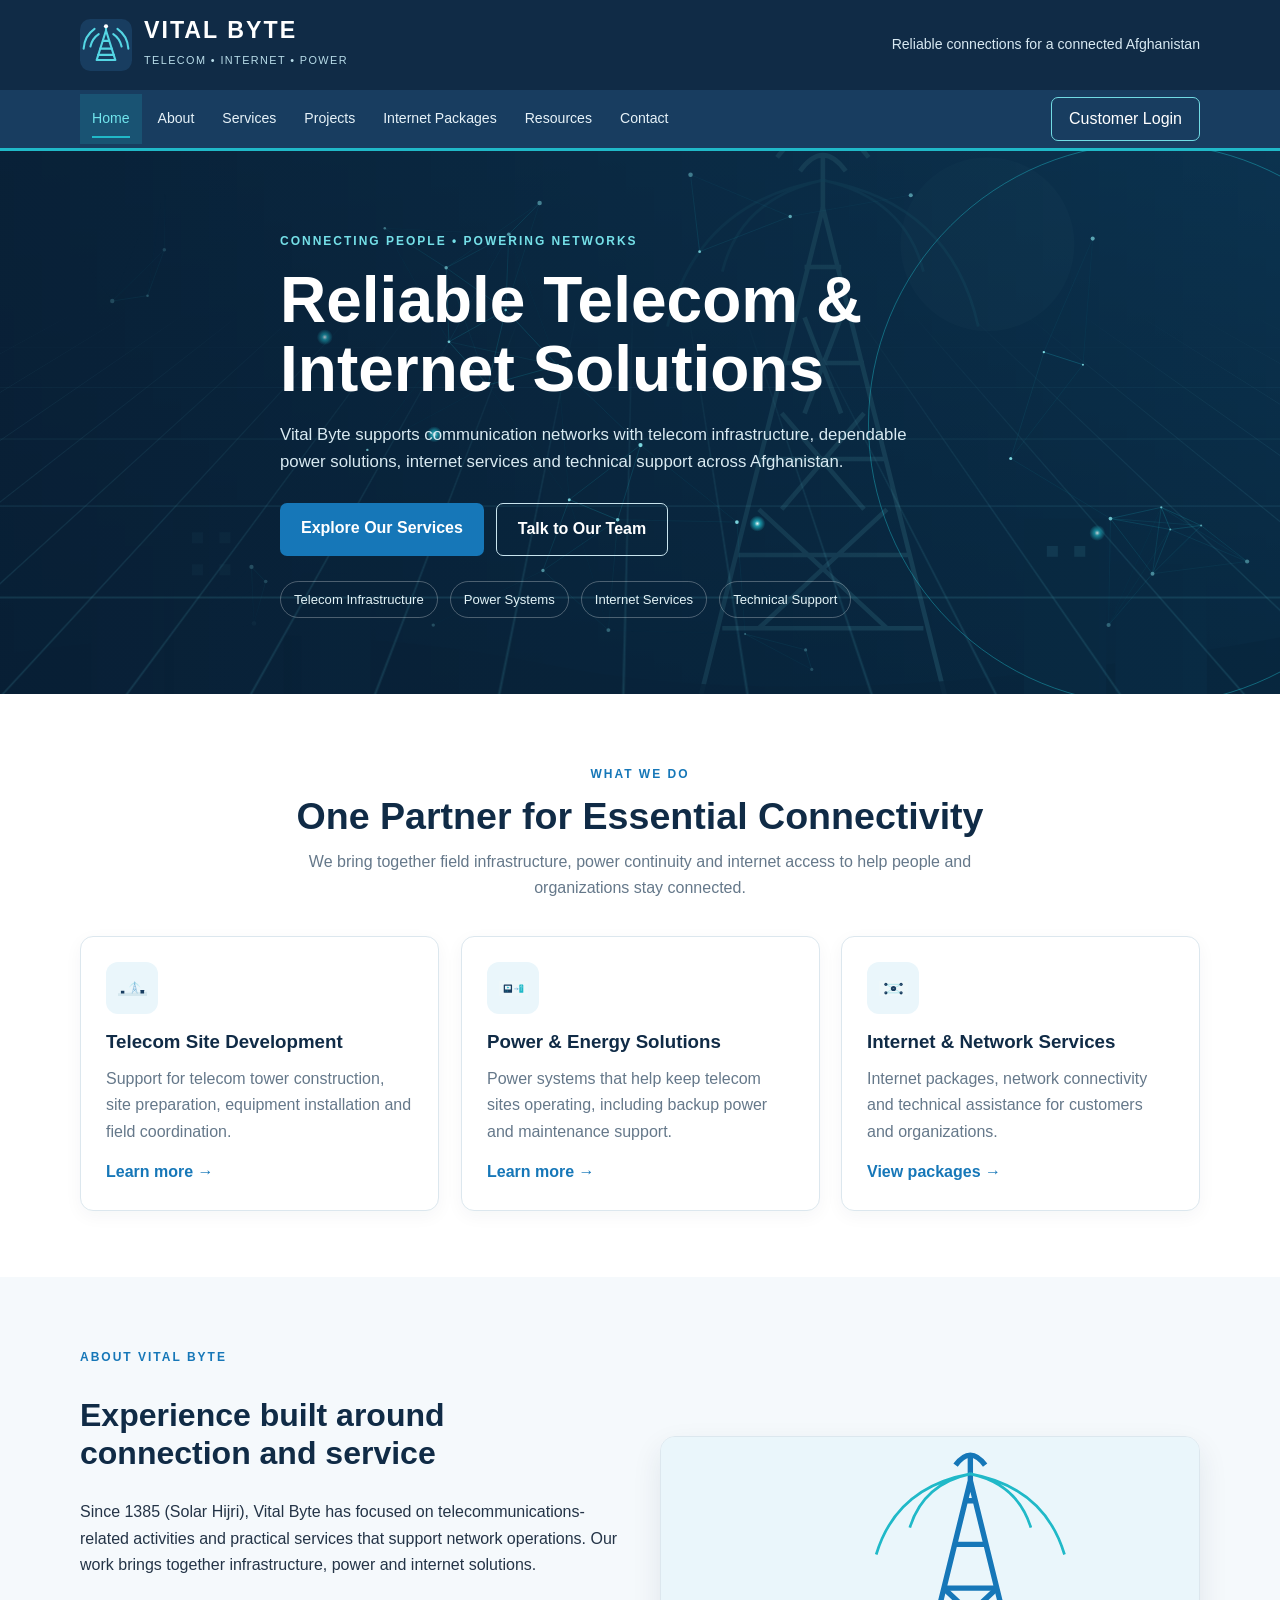
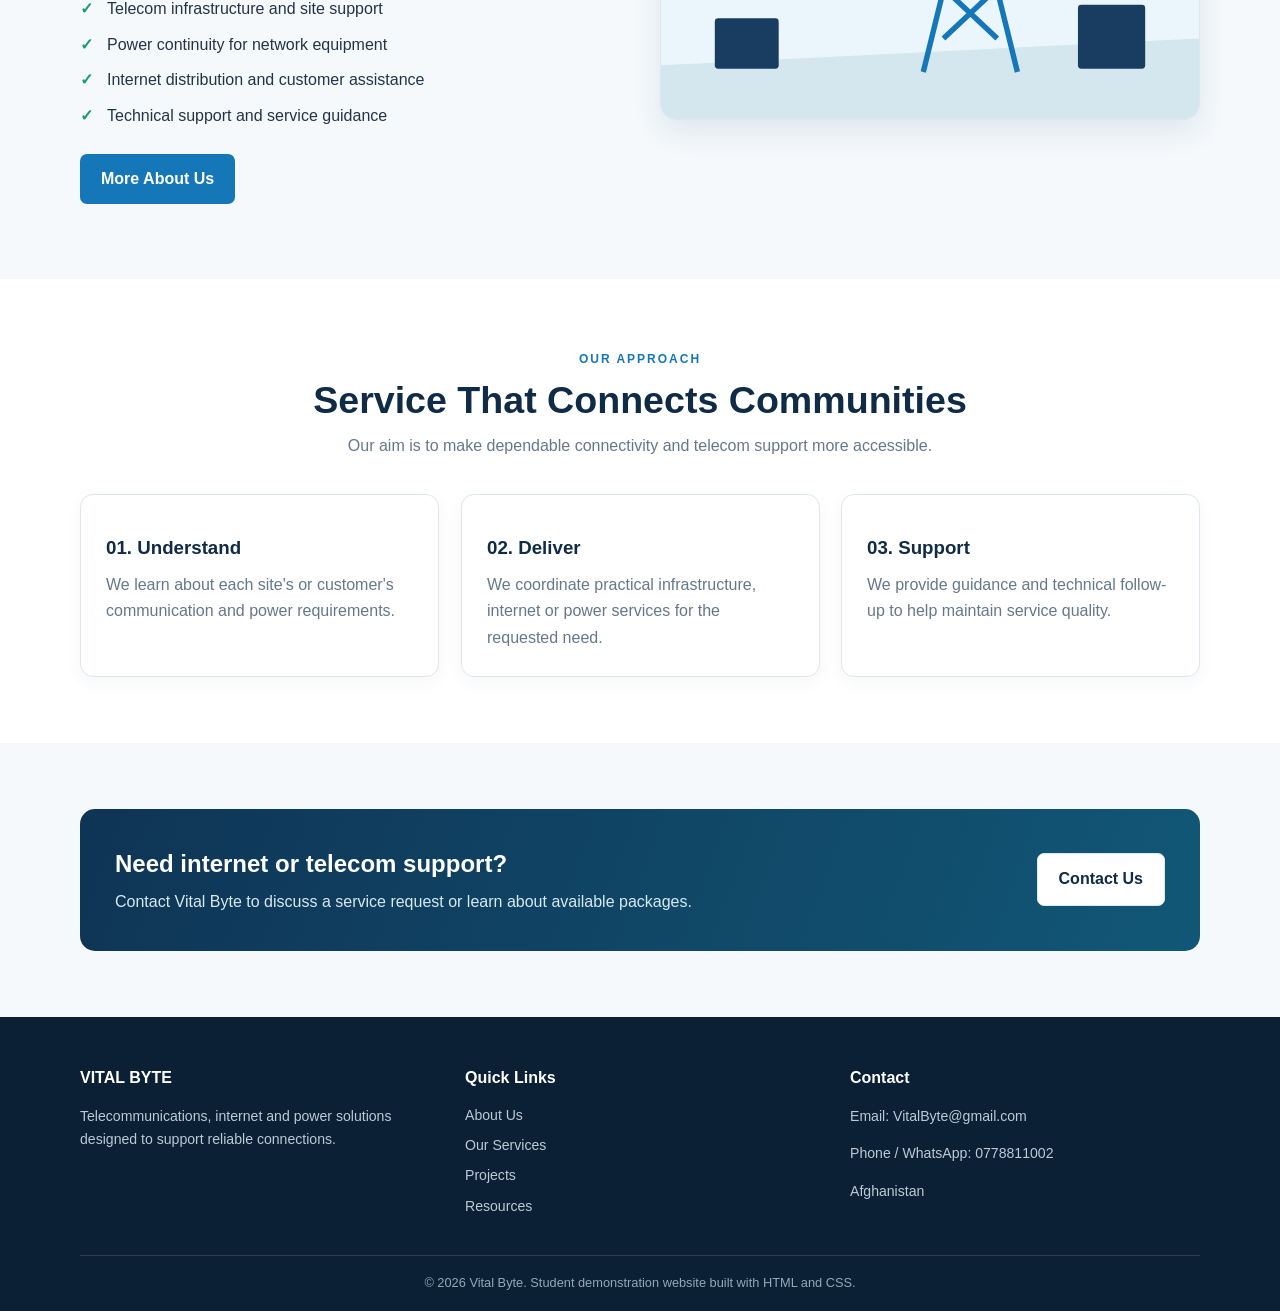
<file: index.html>
<!DOCTYPE html>
<html lang="en">
<head>
  <meta charset="UTF-8">
  <meta name="viewport" content="width=device-width, initial-scale=1.0">
  <title>Vital Byte | Telecom & Internet Solutions</title>
  <link rel="stylesheet" href="css/style.css">
</head>
<body>
<div class="intro" aria-hidden="true"><span>VITAL BYTE</span><i></i></div>
<header class="site-header">
  <div class="container top-line">
    <a class="brand" href="index.html"><img src="images/logo.svg" alt="Vital Byte logo"><span><span class="brand-name">VITAL BYTE</span><br><span class="brand-tag">TELECOM • INTERNET • POWER</span></span></a>
    <div class="header-contact">Reliable connections for a connected Afghanistan</div>
  </div>
  <div class="nav-wrap"><nav class="container navbar"><div class="nav-links">
    <a class="active" href="index.html">Home</a><a href="about.html">About</a><a href="services.html">Services</a><a href="projects.html">Projects</a><a href="packages.html">Internet Packages</a><a href="resources.html">Resources</a><a href="contact.html">Contact</a>
  </div><a class="nav-login" href="login.html">Customer Login</a></nav></div>
</header>
<main>
  <section class="hero"><canvas class="hero-canvas" aria-hidden="true"></canvas><div class="container hero-content"><span class="eyebrow">Connecting people • Powering networks</span><h1>Reliable Telecom & Internet Solutions</h1><p>Vital Byte supports communication networks with telecom infrastructure, dependable power solutions, internet services and technical support across Afghanistan.</p><div class="hero-actions"><a class="btn" href="services.html">Explore Our Services</a><a class="btn btn-outline" href="contact.html">Talk to Our Team</a></div><div class="service-strip"><span>Telecom Infrastructure</span><span>Power Systems</span><span>Internet Services</span><span>Technical Support</span></div></div></section>
  <section class="section"><div class="container"><div class="section-heading"><span class="eyebrow">What we do</span><h2>One Partner for Essential Connectivity</h2><p>We bring together field infrastructure, power continuity and internet access to help people and organizations stay connected.</p></div>
    <div class="grid">
      <article class="card"><div class="icon-box"><img src="images/tower-site.svg" alt=""></div><h3>Telecom Site Development</h3><p>Support for telecom tower construction, site preparation, equipment installation and field coordination.</p><a class="text-link" href="services.html">Learn more →</a></article>
      <article class="card"><div class="icon-box"><img src="images/power-system.svg" alt=""></div><h3>Power & Energy Solutions</h3><p>Power systems that help keep telecom sites operating, including backup power and maintenance support.</p><a class="text-link" href="services.html">Learn more →</a></article>
      <article class="card"><div class="icon-box"><img src="images/network.svg" alt=""></div><h3>Internet & Network Services</h3><p>Internet packages, network connectivity and technical assistance for customers and organizations.</p><a class="text-link" href="packages.html">View packages →</a></article>
    </div></div></section>
  <section class="section section-soft"><div class="container two-column"><div><span class="eyebrow">About Vital Byte</span><h2 style="color:var(--navy);font-size:2rem;line-height:1.2">Experience built around connection and service</h2><p>Since 1385 (Solar Hijri), Vital Byte has focused on telecommunications-related activities and practical services that support network operations. Our work brings together infrastructure, power and internet solutions.</p><ul class="check-list"><li>Telecom infrastructure and site support</li><li>Power continuity for network equipment</li><li>Internet distribution and customer assistance</li><li>Technical support and service guidance</li></ul><a class="btn" href="about.html">More About Us</a></div><img class="feature-image" src="images/tower-site.svg" alt="Illustration of a telecommunications tower"></div></section>
  <section class="section"><div class="container"><div class="section-heading"><span class="eyebrow">Our approach</span><h2>Service That Connects Communities</h2><p>Our aim is to make dependable connectivity and telecom support more accessible.</p></div><div class="grid"><article class="card"><h3>01. Understand</h3><p>We learn about each site's or customer's communication and power requirements.</p></article><article class="card"><h3>02. Deliver</h3><p>We coordinate practical infrastructure, internet or power services for the requested need.</p></article><article class="card"><h3>03. Support</h3><p>We provide guidance and technical follow-up to help maintain service quality.</p></article></div></div></section>
  <section class="section section-soft"><div class="container"><div class="callout"><div><h2>Need internet or telecom support?</h2><p>Contact Vital Byte to discuss a service request or learn about available packages.</p></div><a class="btn btn-light" href="contact.html">Contact Us</a></div></div></section>
</main>
<footer class="site-footer"><div class="container"><div class="footer-grid"><div class="footer-column"><h3>VITAL BYTE</h3><p>Telecommunications, internet and power solutions designed to support reliable connections.</p></div><div class="footer-column"><h3>Quick Links</h3><a href="about.html">About Us</a><a href="services.html">Our Services</a><a href="projects.html">Projects</a><a href="resources.html">Resources</a></div><div class="footer-column"><h3>Contact</h3><p>Email: VitalByte@gmail.com</p><p>Phone / WhatsApp: 0778811002</p><p>Afghanistan</p></div></div><div class="footer-bottom">© 2026 Vital Byte. Student demonstration website built with HTML and CSS.</div></div></footer>
<script src="js/main.js" defer></script>
</body></html>
</file>
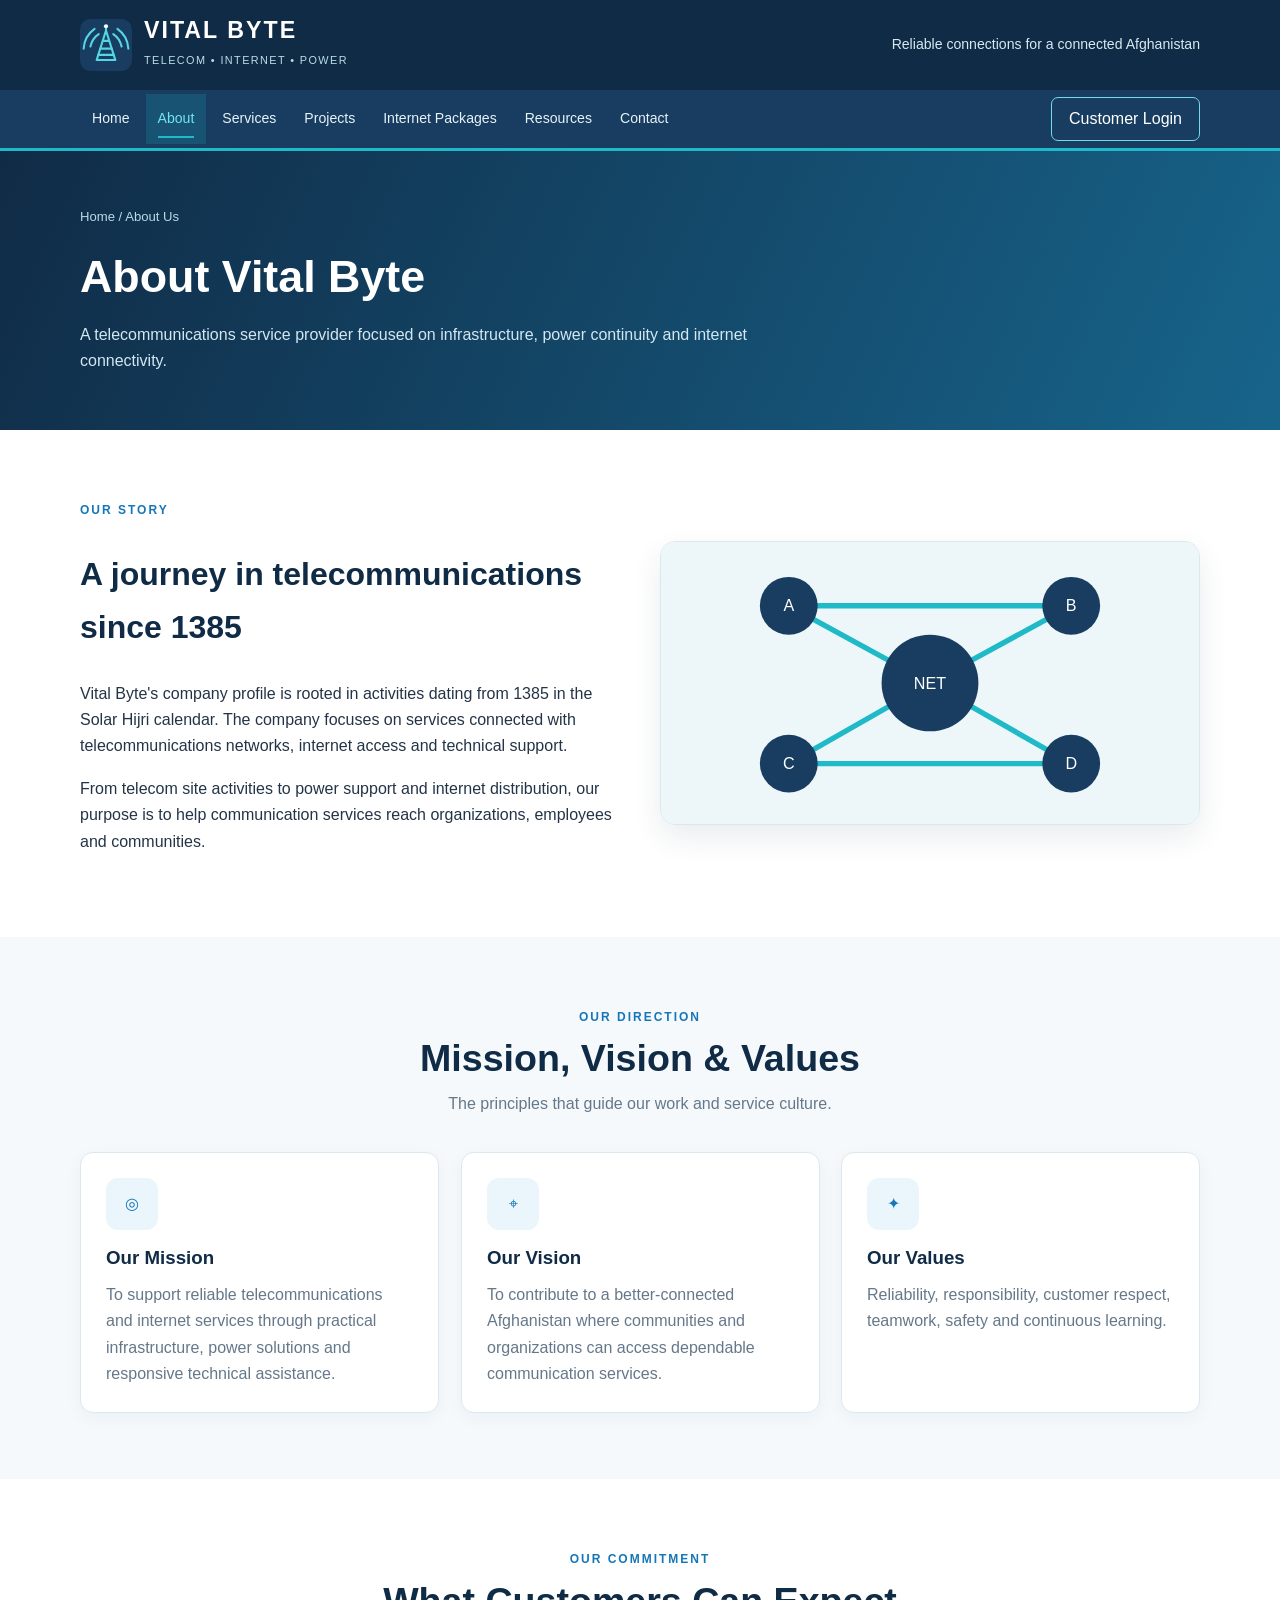
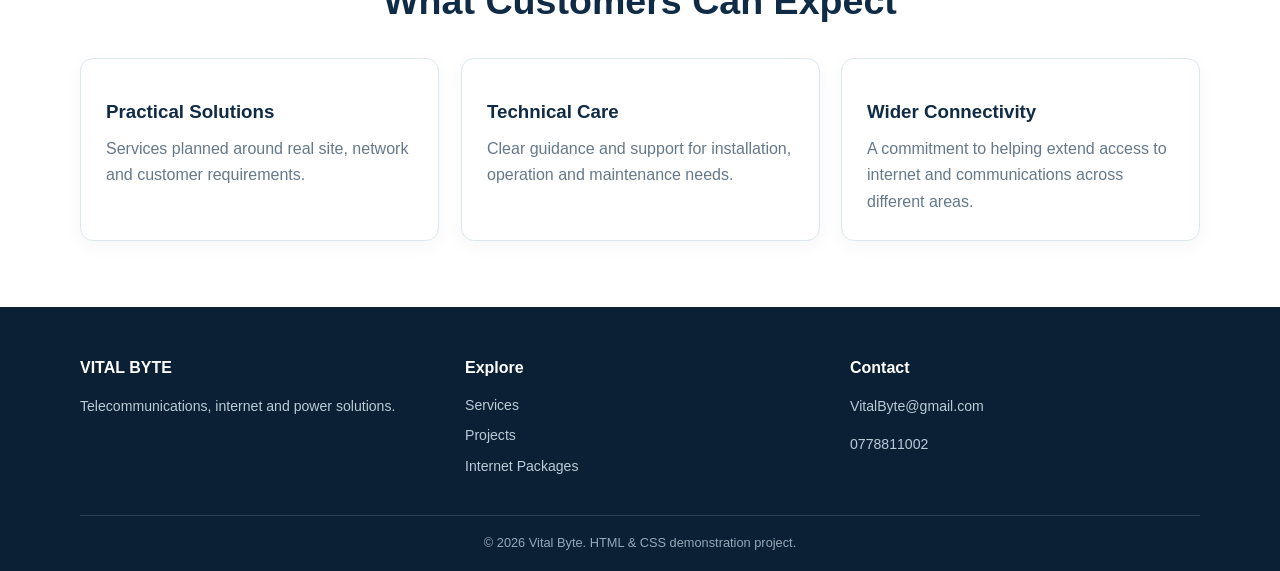
<file: about.html>
<!DOCTYPE html><html lang="en"><head><meta charset="UTF-8"><meta name="viewport" content="width=device-width, initial-scale=1.0"><title>About Us | Vital Byte</title><link rel="stylesheet" href="css/style.css"></head><body>
<header class="site-header"><div class="container top-line"><a class="brand" href="index.html"><img src="images/logo.svg" alt="Vital Byte logo"><span><span class="brand-name">VITAL BYTE</span><br><span class="brand-tag">TELECOM • INTERNET • POWER</span></span></a><div class="header-contact">Reliable connections for a connected Afghanistan</div></div><div class="nav-wrap"><nav class="container navbar"><div class="nav-links"><a href="index.html">Home</a><a class="active" href="about.html">About</a><a href="services.html">Services</a><a href="projects.html">Projects</a><a href="packages.html">Internet Packages</a><a href="resources.html">Resources</a><a href="contact.html">Contact</a></div><a class="nav-login" href="login.html">Customer Login</a></nav></div></header>
<main><section class="page-title"><div class="container"><div class="breadcrumb">Home / About Us</div><h1>About Vital Byte</h1><p>A telecommunications service provider focused on infrastructure, power continuity and internet connectivity.</p></div></section>
<section class="section"><div class="container two-column"><div><span class="eyebrow">Our story</span><h2 style="color:var(--navy);font-size:2rem">A journey in telecommunications since 1385</h2><p>Vital Byte's company profile is rooted in activities dating from 1385 in the Solar Hijri calendar. The company focuses on services connected with telecommunications networks, internet access and technical support.</p><p>From telecom site activities to power support and internet distribution, our purpose is to help communication services reach organizations, employees and communities.</p></div><img class="feature-image" src="images/network.svg" alt="Network connection illustration"></div></section>
<section class="section section-soft"><div class="container"><div class="section-heading"><span class="eyebrow">Our direction</span><h2>Mission, Vision & Values</h2><p>The principles that guide our work and service culture.</p></div><div class="grid"><article class="card"><div class="icon-box">◎</div><h3>Our Mission</h3><p>To support reliable telecommunications and internet services through practical infrastructure, power solutions and responsive technical assistance.</p></article><article class="card"><div class="icon-box">⌖</div><h3>Our Vision</h3><p>To contribute to a better-connected Afghanistan where communities and organizations can access dependable communication services.</p></article><article class="card"><div class="icon-box">✦</div><h3>Our Values</h3><p>Reliability, responsibility, customer respect, teamwork, safety and continuous learning.</p></article></div></div></section>
<section class="section"><div class="container"><div class="section-heading"><span class="eyebrow">Our commitment</span><h2>What Customers Can Expect</h2></div><div class="grid"><article class="card"><h3>Practical Solutions</h3><p>Services planned around real site, network and customer requirements.</p></article><article class="card"><h3>Technical Care</h3><p>Clear guidance and support for installation, operation and maintenance needs.</p></article><article class="card"><h3>Wider Connectivity</h3><p>A commitment to helping extend access to internet and communications across different areas.</p></article></div></div></section></main>
<footer class="site-footer"><div class="container"><div class="footer-grid"><div class="footer-column"><h3>VITAL BYTE</h3><p>Telecommunications, internet and power solutions.</p></div><div class="footer-column"><h3>Explore</h3><a href="services.html">Services</a><a href="projects.html">Projects</a><a href="packages.html">Internet Packages</a></div><div class="footer-column"><h3>Contact</h3><p>VitalByte@gmail.com</p><p>0778811002</p></div></div><div class="footer-bottom">© 2026 Vital Byte. HTML & CSS demonstration project.</div></div></footer><script src="js/main.js" defer></script>
</body></html>
</file>
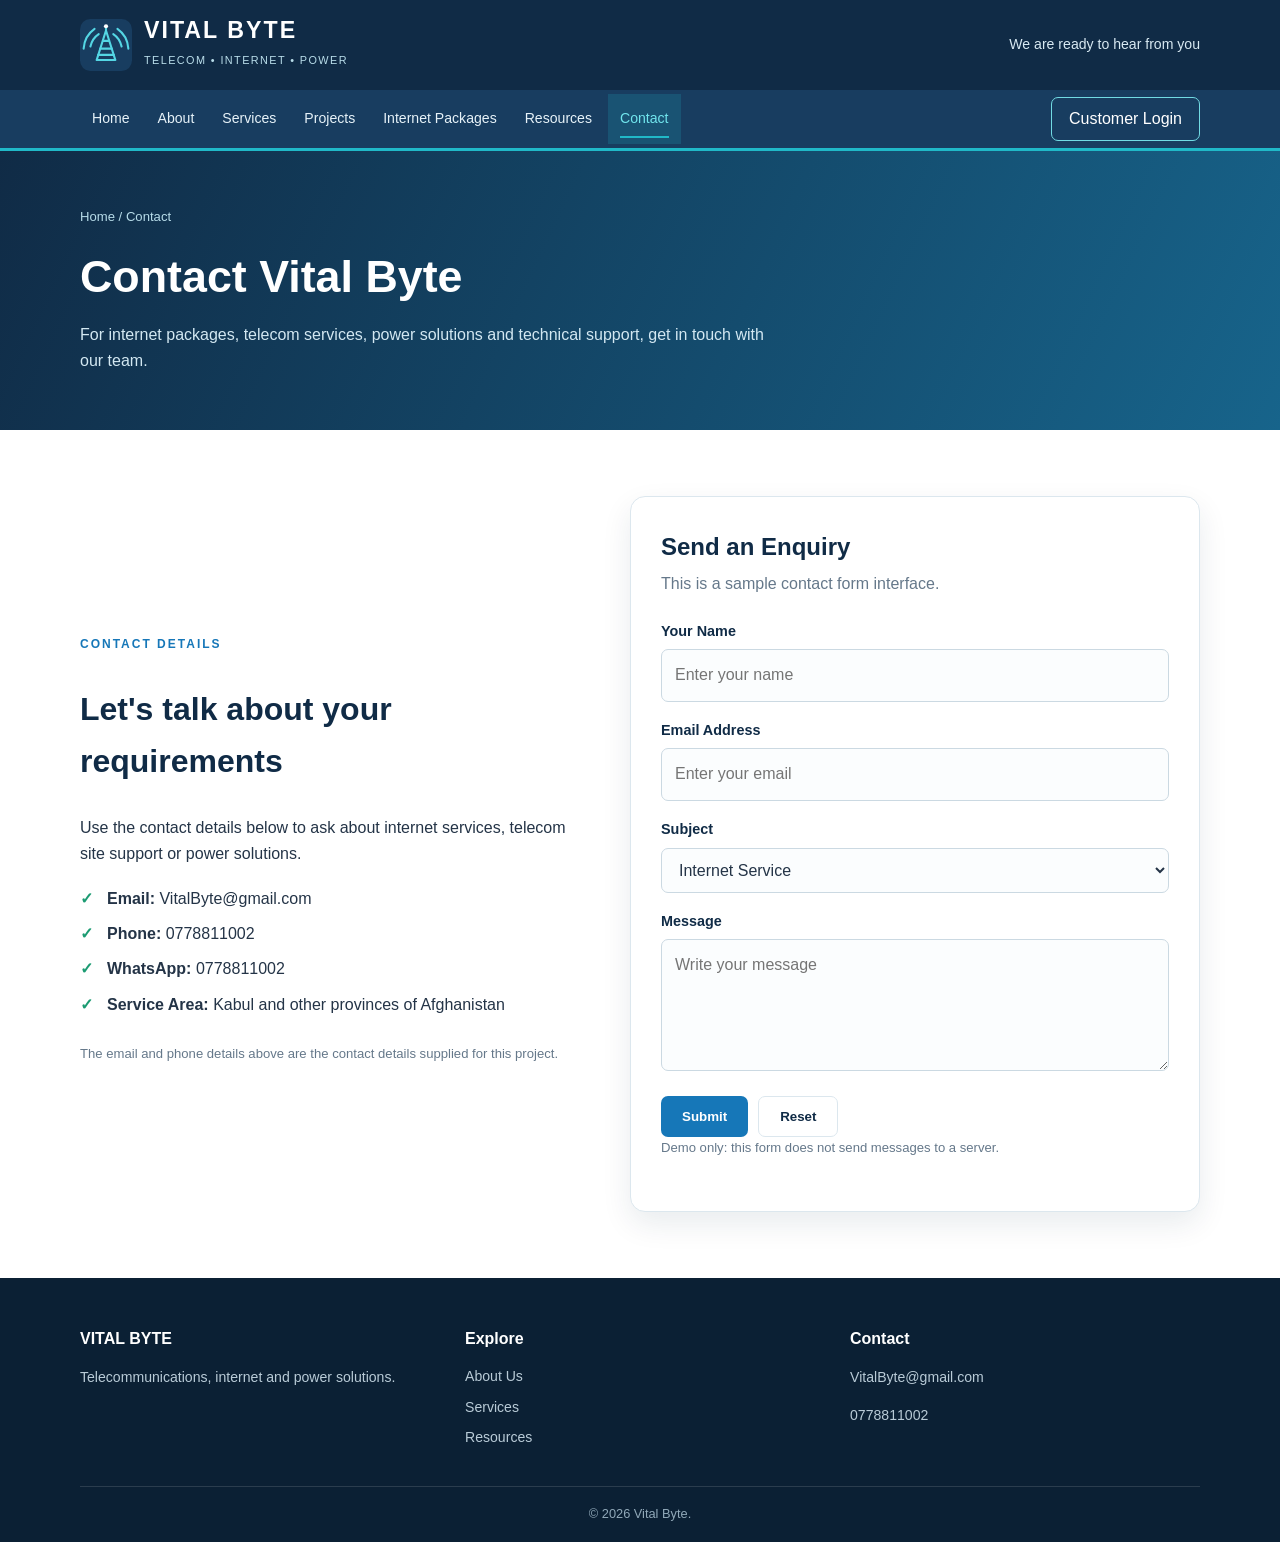
<file: contact.html>
<!DOCTYPE html><html lang="en"><head><meta charset="UTF-8"><meta name="viewport" content="width=device-width, initial-scale=1.0"><title>Contact Us | Vital Byte</title><link rel="stylesheet" href="css/style.css"></head><body>
<header class="site-header"><div class="container top-line"><a class="brand" href="index.html"><img src="images/logo.svg" alt="Vital Byte logo"><span><span class="brand-name">VITAL BYTE</span><br><span class="brand-tag">TELECOM • INTERNET • POWER</span></span></a><div class="header-contact">We are ready to hear from you</div></div><div class="nav-wrap"><nav class="container navbar"><div class="nav-links"><a href="index.html">Home</a><a href="about.html">About</a><a href="services.html">Services</a><a href="projects.html">Projects</a><a href="packages.html">Internet Packages</a><a href="resources.html">Resources</a><a class="active" href="contact.html">Contact</a></div><a class="nav-login" href="login.html">Customer Login</a></nav></div></header>
<main><section class="page-title"><div class="container"><div class="breadcrumb">Home / Contact</div><h1>Contact Vital Byte</h1><p>For internet packages, telecom services, power solutions and technical support, get in touch with our team.</p></div></section>
<section class="section"><div class="container two-column"><div><span class="eyebrow">Contact details</span><h2 style="color:var(--navy);font-size:2rem">Let's talk about your requirements</h2><p>Use the contact details below to ask about internet services, telecom site support or power solutions.</p><ul class="check-list"><li><strong>Email:</strong> VitalByte@gmail.com</li><li><strong>Phone:</strong> 0778811002</li><li><strong>WhatsApp:</strong> 0778811002</li><li><strong>Service Area:</strong> Kabul and other provinces of Afghanistan</li></ul><p class="form-note">The email and phone details above are the contact details supplied for this project.</p></div><form class="form-card" action="#" method="get"><h2>Send an Enquiry</h2><p>This is a sample contact form interface.</p><div class="form-group"><label for="contact-name">Your Name</label><input id="contact-name" name="name" type="text" placeholder="Enter your name" required></div><div class="form-group"><label for="contact-email">Email Address</label><input id="contact-email" name="email" type="email" placeholder="Enter your email" required></div><div class="form-group"><label for="subject">Subject</label><select id="subject" name="subject"><option>Internet Service</option><option>Telecom Infrastructure</option><option>Power Solutions</option><option>Technical Support</option><option>Other Enquiry</option></select></div><div class="form-group"><label for="message">Message</label><textarea id="message" name="message" rows="4" placeholder="Write your message"></textarea></div><div class="form-actions"><button class="btn" type="submit">Submit</button><button class="btn btn-light" type="reset">Reset</button></div><p class="form-note">Demo only: this form does not send messages to a server.</p></form></div></section></main>
<footer class="site-footer"><div class="container"><div class="footer-grid"><div class="footer-column"><h3>VITAL BYTE</h3><p>Telecommunications, internet and power solutions.</p></div><div class="footer-column"><h3>Explore</h3><a href="about.html">About Us</a><a href="services.html">Services</a><a href="resources.html">Resources</a></div><div class="footer-column"><h3>Contact</h3><p>VitalByte@gmail.com</p><p>0778811002</p></div></div><div class="footer-bottom">© 2026 Vital Byte.</div></div></footer><script src="js/main.js" defer></script>
</body></html>
</file>
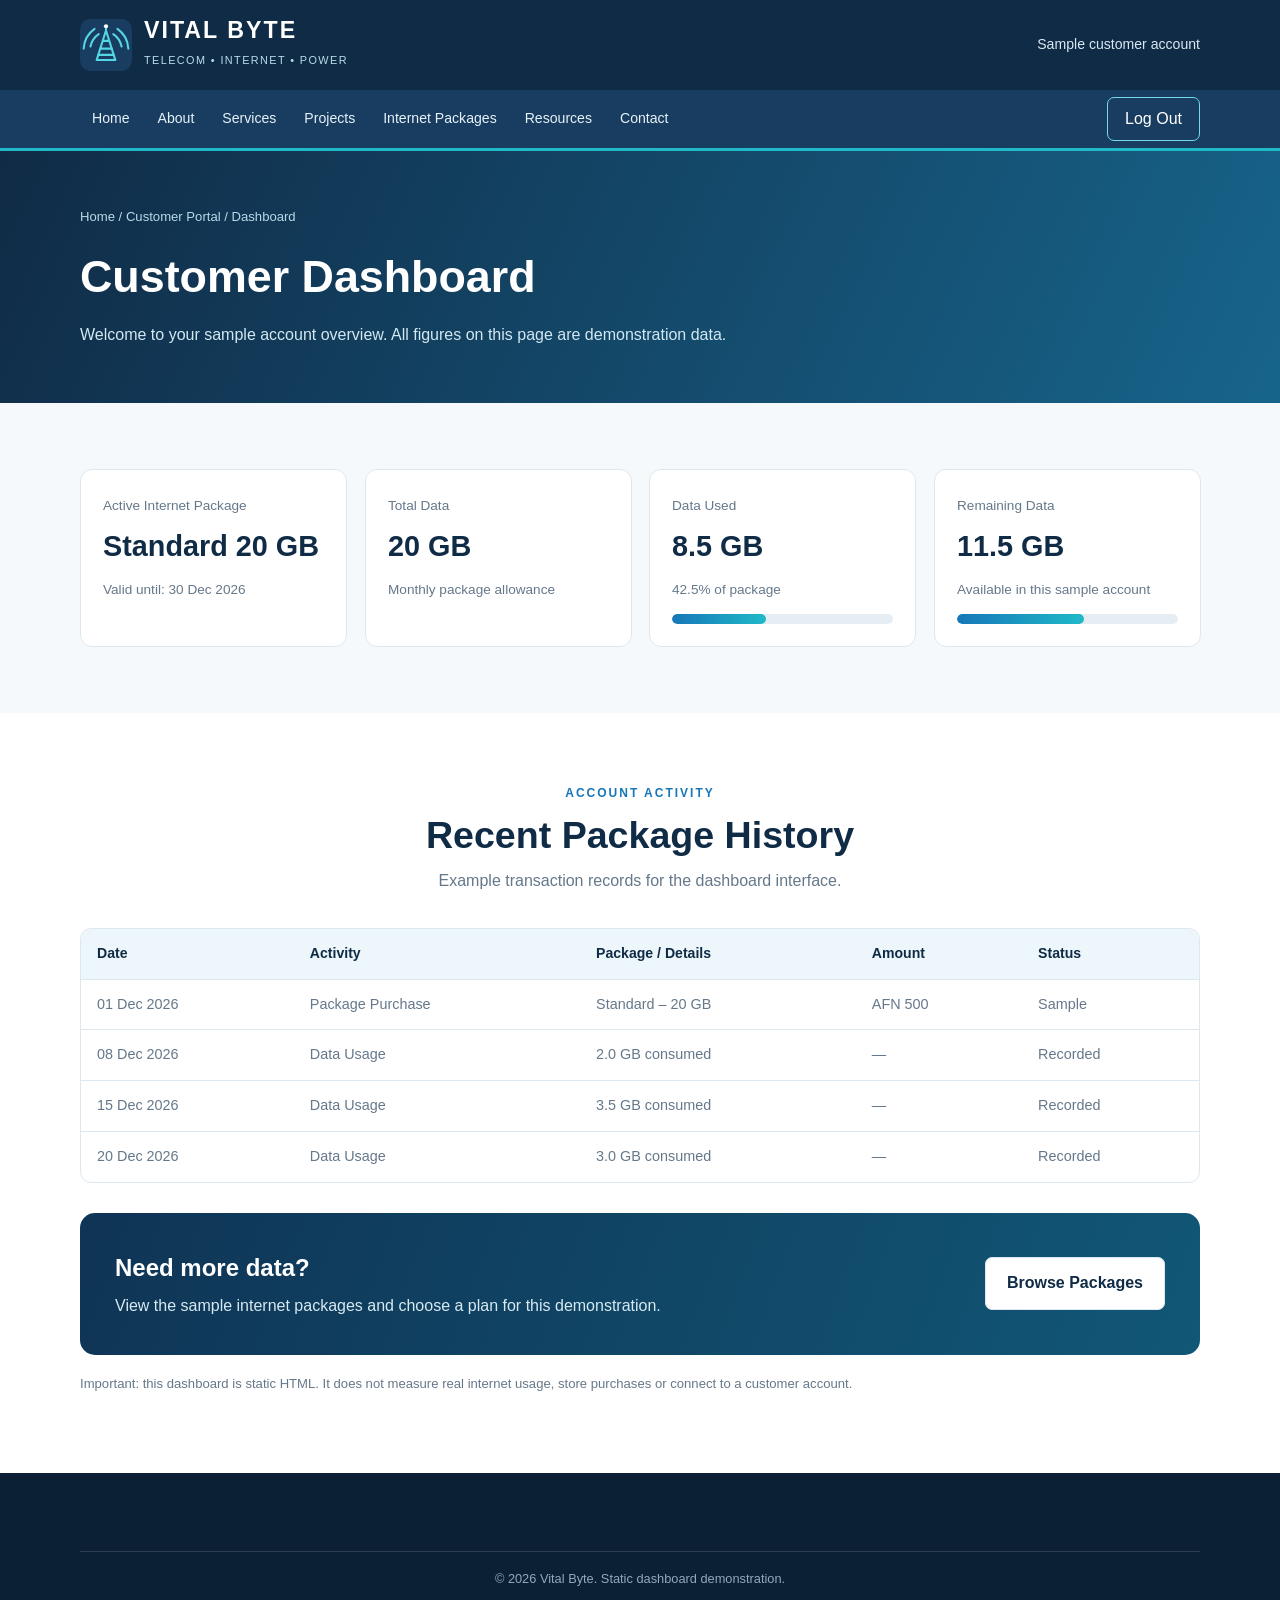
<file: dashboard.html>
<!DOCTYPE html><html lang="en"><head><meta charset="UTF-8"><meta name="viewport" content="width=device-width, initial-scale=1.0"><title>Customer Dashboard | Vital Byte</title><link rel="stylesheet" href="css/style.css"></head><body>
<header class="site-header"><div class="container top-line"><a class="brand" href="index.html"><img src="images/logo.svg" alt="Vital Byte logo"><span><span class="brand-name">VITAL BYTE</span><br><span class="brand-tag">TELECOM • INTERNET • POWER</span></span></a><div class="header-contact">Sample customer account</div></div><div class="nav-wrap"><nav class="container navbar"><div class="nav-links"><a href="index.html">Home</a><a href="about.html">About</a><a href="services.html">Services</a><a href="projects.html">Projects</a><a href="packages.html">Internet Packages</a><a href="resources.html">Resources</a><a href="contact.html">Contact</a></div><a class="nav-login" href="login.html">Log Out</a></nav></div></header>
<main><section class="page-title"><div class="container"><div class="breadcrumb">Home / Customer Portal / Dashboard</div><h1>Customer Dashboard</h1><p>Welcome to your sample account overview. All figures on this page are demonstration data.</p></div></section>
<section class="section section-soft"><div class="container"><div class="portal-summary"><article class="usage-card"><span>Active Internet Package</span><strong>Standard 20 GB</strong><span>Valid until: 30 Dec 2026</span></article><article class="usage-card"><span>Total Data</span><strong>20 GB</strong><span>Monthly package allowance</span></article><article class="usage-card"><span>Data Used</span><strong>8.5 GB</strong><span>42.5% of package</span><div class="progress"><span style="width:42.5%"></span></div></article><article class="usage-card"><span>Remaining Data</span><strong>11.5 GB</strong><span>Available in this sample account</span><div class="progress"><span style="width:57.5%"></span></div></article></div></div></section>
<section class="section"><div class="container"><div class="section-heading"><span class="eyebrow">Account activity</span><h2>Recent Package History</h2><p>Example transaction records for the dashboard interface.</p></div><div class="table-wrap"><table><thead><tr><th>Date</th><th>Activity</th><th>Package / Details</th><th>Amount</th><th>Status</th></tr></thead><tbody><tr><td>01 Dec 2026</td><td>Package Purchase</td><td>Standard – 20 GB</td><td>AFN 500</td><td>Sample</td></tr><tr><td>08 Dec 2026</td><td>Data Usage</td><td>2.0 GB consumed</td><td>—</td><td>Recorded</td></tr><tr><td>15 Dec 2026</td><td>Data Usage</td><td>3.5 GB consumed</td><td>—</td><td>Recorded</td></tr><tr><td>20 Dec 2026</td><td>Data Usage</td><td>3.0 GB consumed</td><td>—</td><td>Recorded</td></tr></tbody></table></div><div class="callout" style="margin-top:30px"><div><h2>Need more data?</h2><p>View the sample internet packages and choose a plan for this demonstration.</p></div><a class="btn btn-light" href="packages.html">Browse Packages</a></div><p class="form-note">Important: this dashboard is static HTML. It does not measure real internet usage, store purchases or connect to a customer account.</p></div></section></main>
<footer class="site-footer"><div class="container"><div class="footer-bottom">© 2026 Vital Byte. Static dashboard demonstration.</div></div></footer><script src="js/main.js" defer></script>
</body></html>
</file>
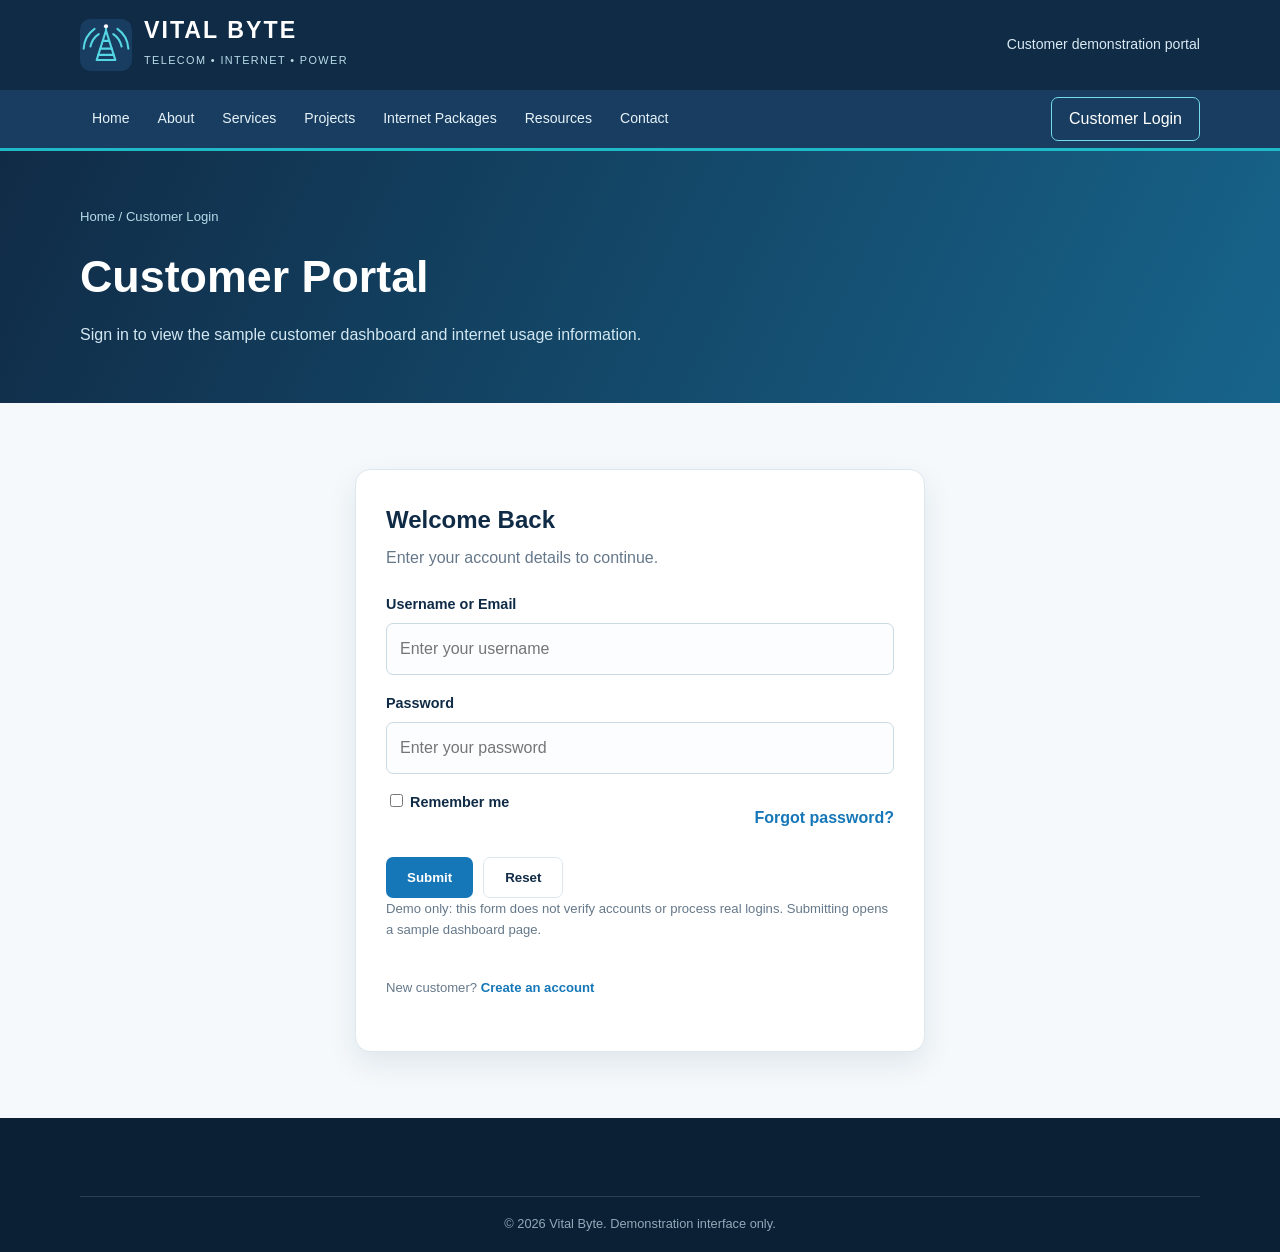
<file: login.html>
<!DOCTYPE html><html lang="en"><head><meta charset="UTF-8"><meta name="viewport" content="width=device-width, initial-scale=1.0"><title>Customer Login | Vital Byte</title><link rel="stylesheet" href="css/style.css"></head><body>
<header class="site-header"><div class="container top-line"><a class="brand" href="index.html"><img src="images/logo.svg" alt="Vital Byte logo"><span><span class="brand-name">VITAL BYTE</span><br><span class="brand-tag">TELECOM • INTERNET • POWER</span></span></a><div class="header-contact">Customer demonstration portal</div></div><div class="nav-wrap"><nav class="container navbar"><div class="nav-links"><a href="index.html">Home</a><a href="about.html">About</a><a href="services.html">Services</a><a href="projects.html">Projects</a><a href="packages.html">Internet Packages</a><a href="resources.html">Resources</a><a href="contact.html">Contact</a></div><a class="nav-login" href="login.html">Customer Login</a></nav></div></header>
<main><section class="page-title"><div class="container"><div class="breadcrumb">Home / Customer Login</div><h1>Customer Portal</h1><p>Sign in to view the sample customer dashboard and internet usage information.</p></div></section>
<section class="section section-soft"><div class="container"><form class="form-card" action="dashboard.html" method="get"><h2>Welcome Back</h2><p>Enter your account details to continue.</p><div class="form-group"><label for="username">Username or Email</label><input type="text" id="username" name="username" placeholder="Enter your username" required></div><div class="form-group"><label for="password">Password</label><input type="password" id="password" name="password" placeholder="Enter your password" required></div><div class="form-row"><div class="form-group"><label><input type="checkbox" name="remember" style="width:auto"> Remember me</label></div><div class="form-group" style="text-align:right"><a class="text-link" href="resources.html">Forgot password?</a></div></div><div class="form-actions"><button class="btn" type="submit">Submit</button><button class="btn btn-light" type="reset">Reset</button></div><p class="form-note">Demo only: this form does not verify accounts or process real logins. Submitting opens a sample dashboard page.</p><p class="form-note">New customer? <a class="text-link" href="register.html">Create an account</a></p></form></div></section></main>
<footer class="site-footer"><div class="container"><div class="footer-bottom">© 2026 Vital Byte. Demonstration interface only.</div></div></footer><script src="js/main.js" defer></script>
</body></html>
</file>
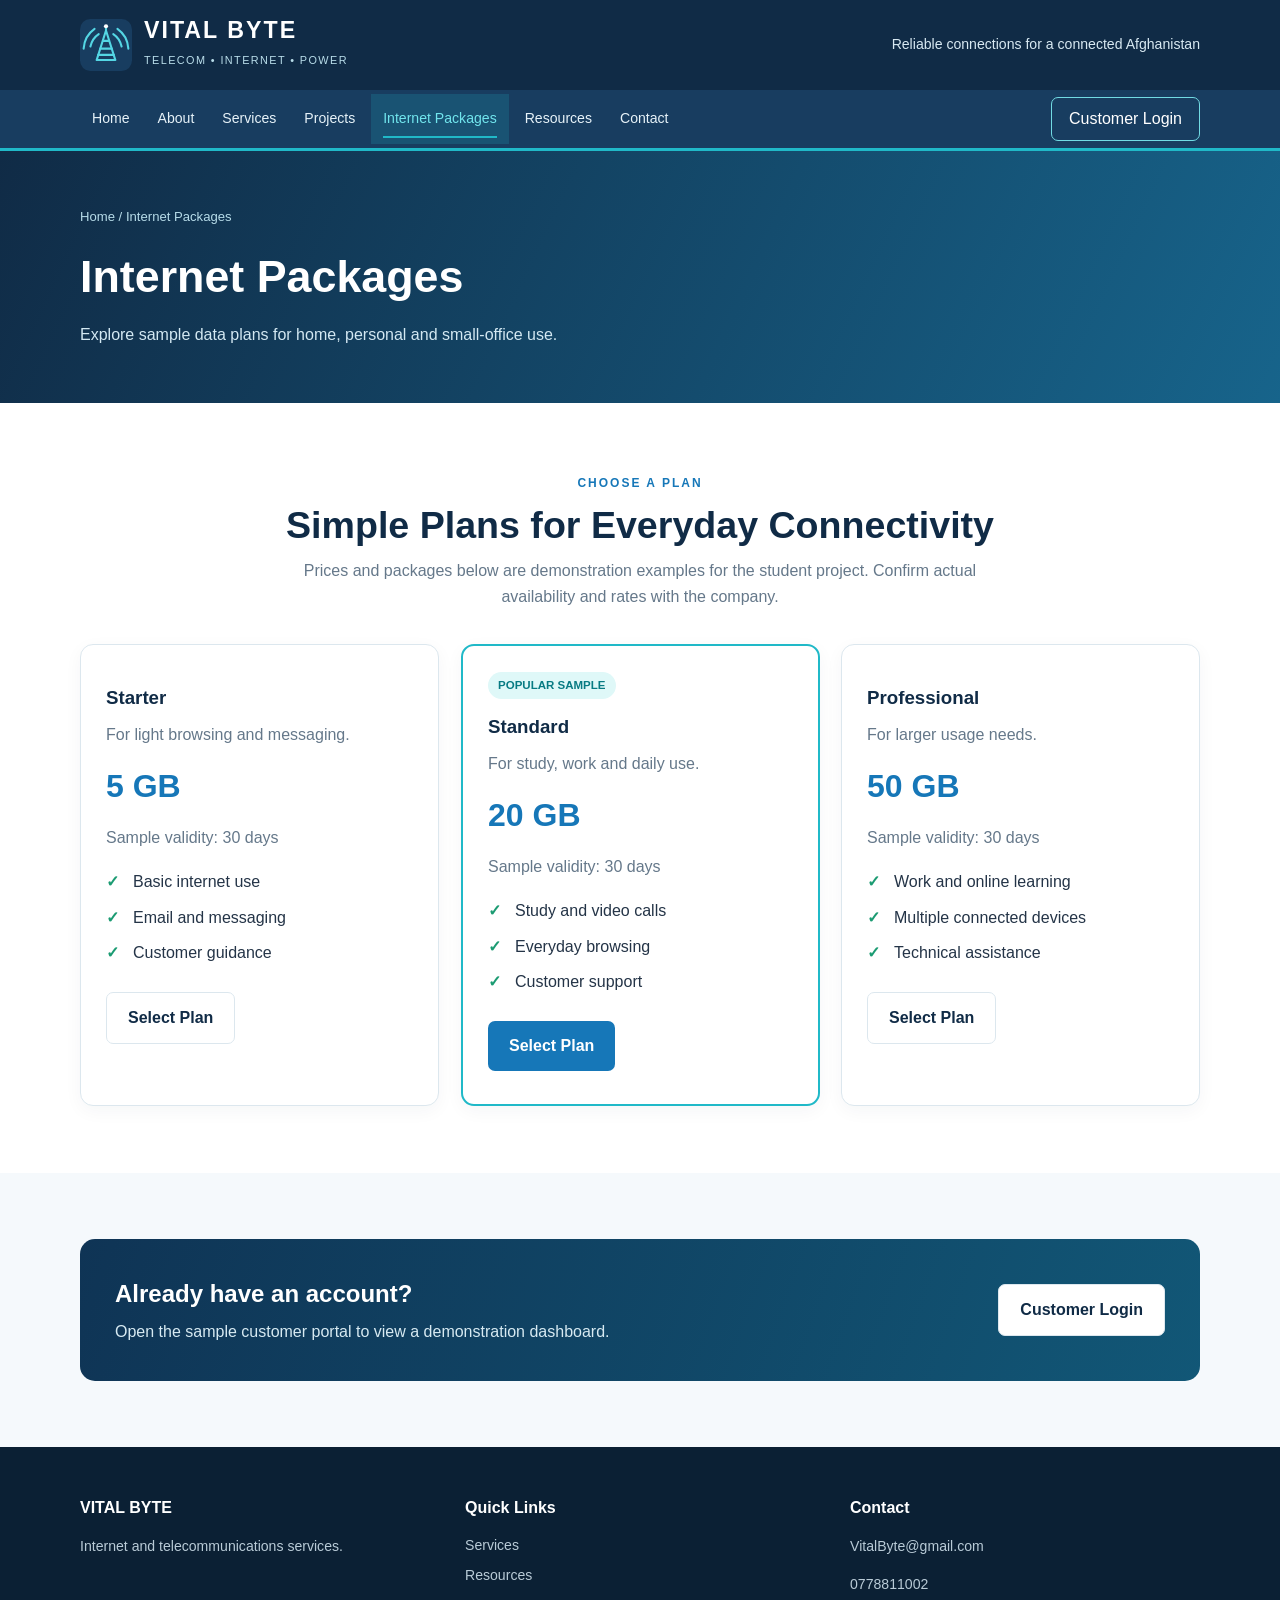
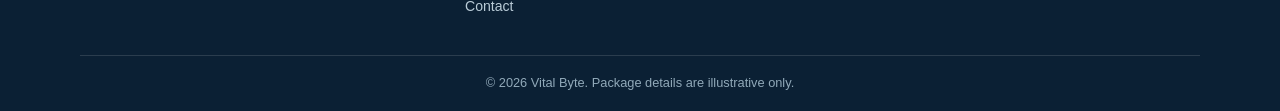
<file: packages.html>
<!DOCTYPE html><html lang="en"><head><meta charset="UTF-8"><meta name="viewport" content="width=device-width, initial-scale=1.0"><title>Internet Packages | Vital Byte</title><link rel="stylesheet" href="css/style.css"></head><body>
<header class="site-header"><div class="container top-line"><a class="brand" href="index.html"><img src="images/logo.svg" alt="Vital Byte logo"><span><span class="brand-name">VITAL BYTE</span><br><span class="brand-tag">TELECOM • INTERNET • POWER</span></span></a><div class="header-contact">Reliable connections for a connected Afghanistan</div></div><div class="nav-wrap"><nav class="container navbar"><div class="nav-links"><a href="index.html">Home</a><a href="about.html">About</a><a href="services.html">Services</a><a href="projects.html">Projects</a><a class="active" href="packages.html">Internet Packages</a><a href="resources.html">Resources</a><a href="contact.html">Contact</a></div><a class="nav-login" href="login.html">Customer Login</a></nav></div></header>
<main><section class="page-title"><div class="container"><div class="breadcrumb">Home / Internet Packages</div><h1>Internet Packages</h1><p>Explore sample data plans for home, personal and small-office use.</p></div></section>
<section class="section"><div class="container"><div class="section-heading"><span class="eyebrow">Choose a plan</span><h2>Simple Plans for Everyday Connectivity</h2><p>Prices and packages below are demonstration examples for the student project. Confirm actual availability and rates with the company.</p></div><div class="grid"><article class="card package-card"><h3>Starter</h3><p>For light browsing and messaging.</p><div class="price">5 GB</div><p>Sample validity: 30 days</p><ul class="check-list"><li>Basic internet use</li><li>Email and messaging</li><li>Customer guidance</li></ul><a class="btn btn-light" href="login.html">Select Plan</a></article><article class="card package-card popular"><span class="popular-label">POPULAR SAMPLE</span><h3>Standard</h3><p>For study, work and daily use.</p><div class="price">20 GB</div><p>Sample validity: 30 days</p><ul class="check-list"><li>Study and video calls</li><li>Everyday browsing</li><li>Customer support</li></ul><a class="btn" href="login.html">Select Plan</a></article><article class="card package-card"><h3>Professional</h3><p>For larger usage needs.</p><div class="price">50 GB</div><p>Sample validity: 30 days</p><ul class="check-list"><li>Work and online learning</li><li>Multiple connected devices</li><li>Technical assistance</li></ul><a class="btn btn-light" href="login.html">Select Plan</a></article></div></div></section>
<section class="section section-soft"><div class="container callout"><div><h2>Already have an account?</h2><p>Open the sample customer portal to view a demonstration dashboard.</p></div><a class="btn btn-light" href="login.html">Customer Login</a></div></section></main>
<footer class="site-footer"><div class="container"><div class="footer-grid"><div class="footer-column"><h3>VITAL BYTE</h3><p>Internet and telecommunications services.</p></div><div class="footer-column"><h3>Quick Links</h3><a href="services.html">Services</a><a href="resources.html">Resources</a><a href="contact.html">Contact</a></div><div class="footer-column"><h3>Contact</h3><p>VitalByte@gmail.com</p><p>0778811002</p></div></div><div class="footer-bottom">© 2026 Vital Byte. Package details are illustrative only.</div></div></footer><script src="js/main.js" defer></script>
</body></html>
</file>
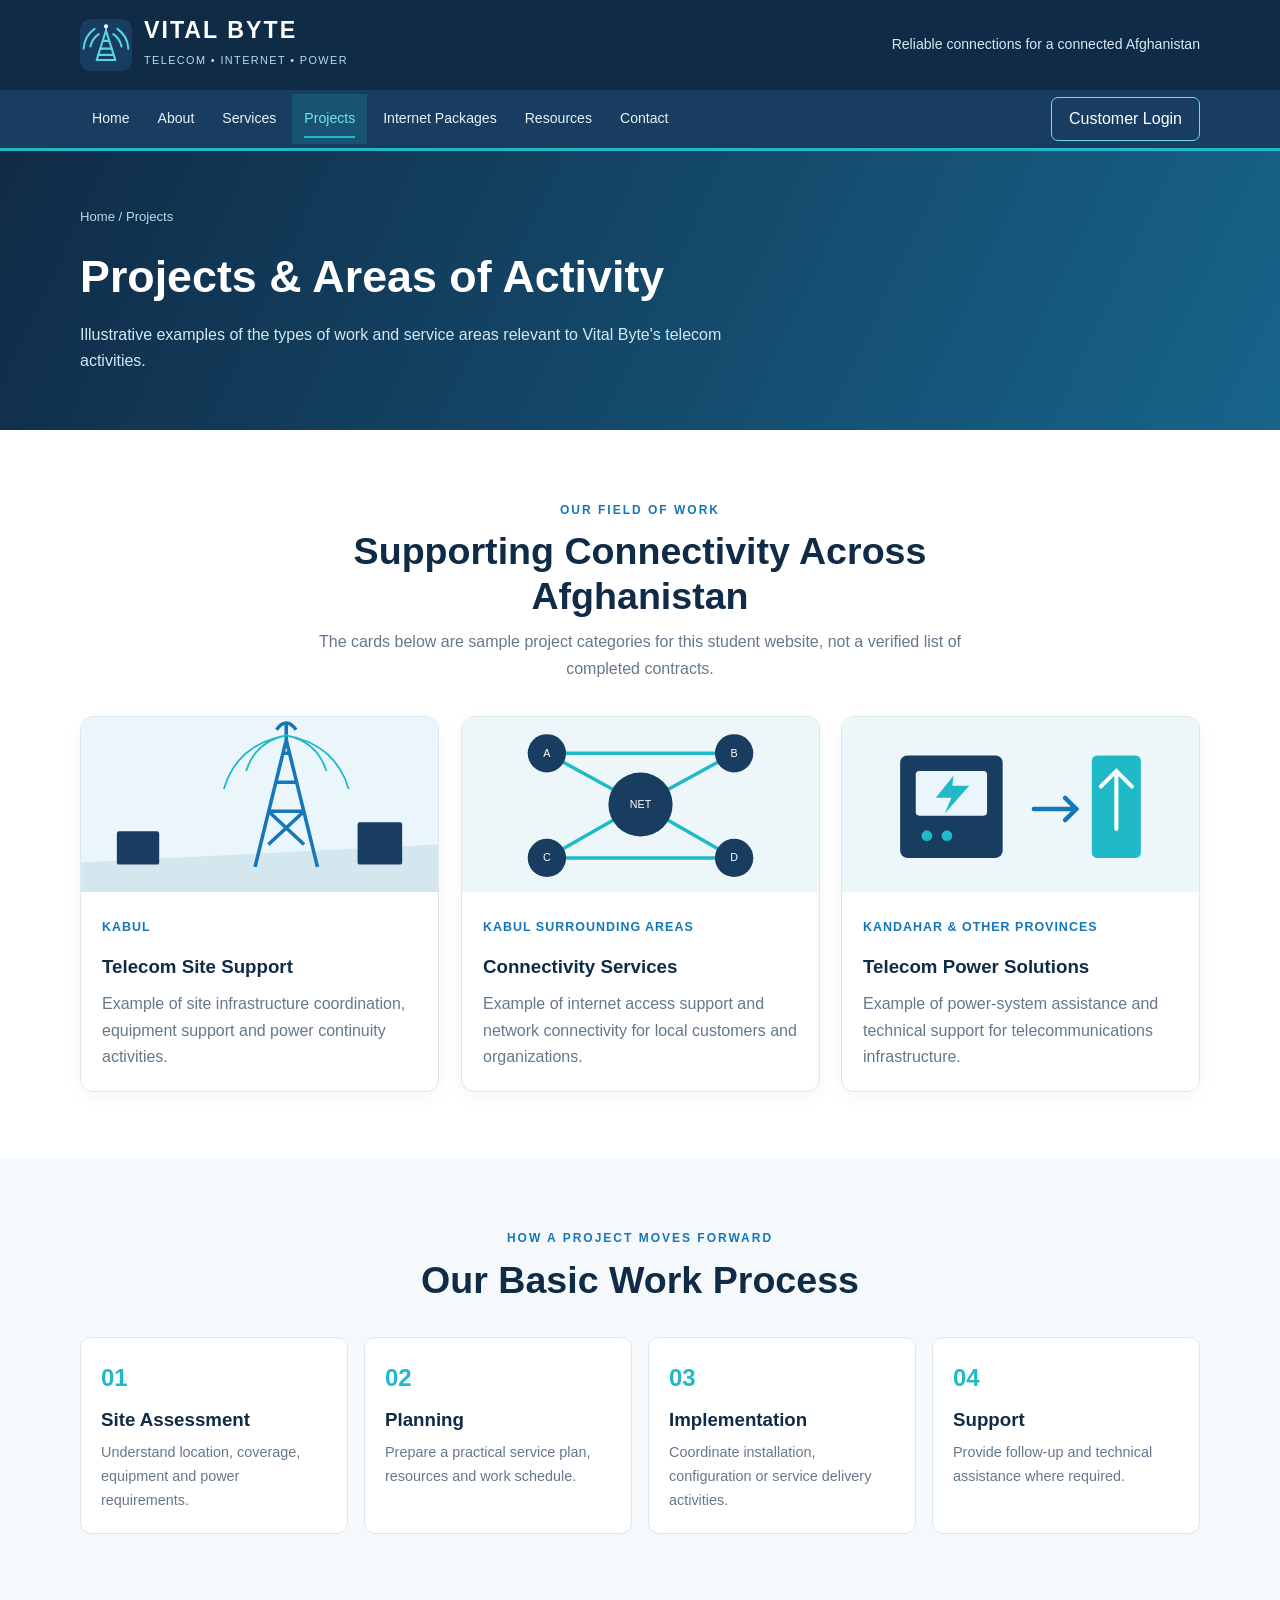
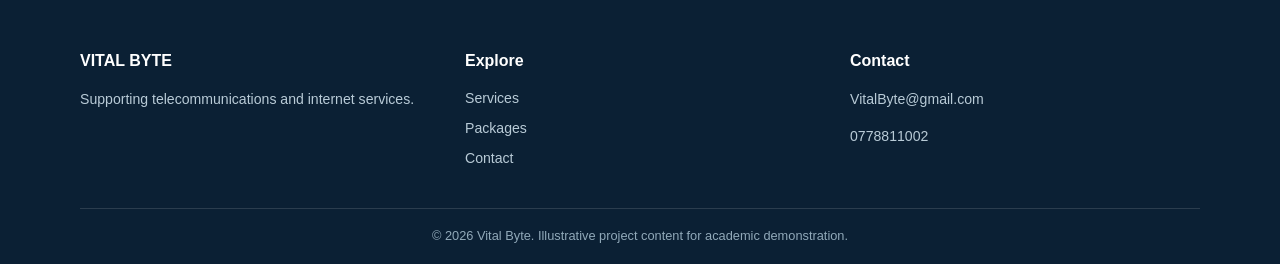
<file: projects.html>
<!DOCTYPE html><html lang="en"><head><meta charset="UTF-8"><meta name="viewport" content="width=device-width, initial-scale=1.0"><title>Projects | Vital Byte</title><link rel="stylesheet" href="css/style.css"></head><body>
<header class="site-header"><div class="container top-line"><a class="brand" href="index.html"><img src="images/logo.svg" alt="Vital Byte logo"><span><span class="brand-name">VITAL BYTE</span><br><span class="brand-tag">TELECOM • INTERNET • POWER</span></span></a><div class="header-contact">Reliable connections for a connected Afghanistan</div></div><div class="nav-wrap"><nav class="container navbar"><div class="nav-links"><a href="index.html">Home</a><a href="about.html">About</a><a href="services.html">Services</a><a class="active" href="projects.html">Projects</a><a href="packages.html">Internet Packages</a><a href="resources.html">Resources</a><a href="contact.html">Contact</a></div><a class="nav-login" href="login.html">Customer Login</a></nav></div></header>
<main><section class="page-title"><div class="container"><div class="breadcrumb">Home / Projects</div><h1>Projects & Areas of Activity</h1><p>Illustrative examples of the types of work and service areas relevant to Vital Byte's telecom activities.</p></div></section>
<section class="section"><div class="container"><div class="section-heading"><span class="eyebrow">Our field of work</span><h2>Supporting Connectivity Across Afghanistan</h2><p>The cards below are sample project categories for this student website, not a verified list of completed contracts.</p></div><div class="grid"><article class="card project-card"><img src="images/tower-site.svg" alt="Telecom tower illustration"><div class="project-content"><span class="project-location">Kabul</span><h3>Telecom Site Support</h3><p>Example of site infrastructure coordination, equipment support and power continuity activities.</p></div></article><article class="card project-card"><img src="images/network.svg" alt="Network illustration"><div class="project-content"><span class="project-location">Kabul Surrounding Areas</span><h3>Connectivity Services</h3><p>Example of internet access support and network connectivity for local customers and organizations.</p></div></article><article class="card project-card"><img src="images/power-system.svg" alt="Power system illustration"><div class="project-content"><span class="project-location">Kandahar & Other Provinces</span><h3>Telecom Power Solutions</h3><p>Example of power-system assistance and technical support for telecommunications infrastructure.</p></div></article></div></div></section>
<section class="section section-soft"><div class="container"><div class="section-heading"><span class="eyebrow">How a project moves forward</span><h2>Our Basic Work Process</h2></div><div class="steps"><article class="step"><h3>Site Assessment</h3><p>Understand location, coverage, equipment and power requirements.</p></article><article class="step"><h3>Planning</h3><p>Prepare a practical service plan, resources and work schedule.</p></article><article class="step"><h3>Implementation</h3><p>Coordinate installation, configuration or service delivery activities.</p></article><article class="step"><h3>Support</h3><p>Provide follow-up and technical assistance where required.</p></article></div></div></section></main>
<footer class="site-footer"><div class="container"><div class="footer-grid"><div class="footer-column"><h3>VITAL BYTE</h3><p>Supporting telecommunications and internet services.</p></div><div class="footer-column"><h3>Explore</h3><a href="services.html">Services</a><a href="packages.html">Packages</a><a href="contact.html">Contact</a></div><div class="footer-column"><h3>Contact</h3><p>VitalByte@gmail.com</p><p>0778811002</p></div></div><div class="footer-bottom">© 2026 Vital Byte. Illustrative project content for academic demonstration.</div></div></footer><script src="js/main.js" defer></script>
</body></html>
</file>
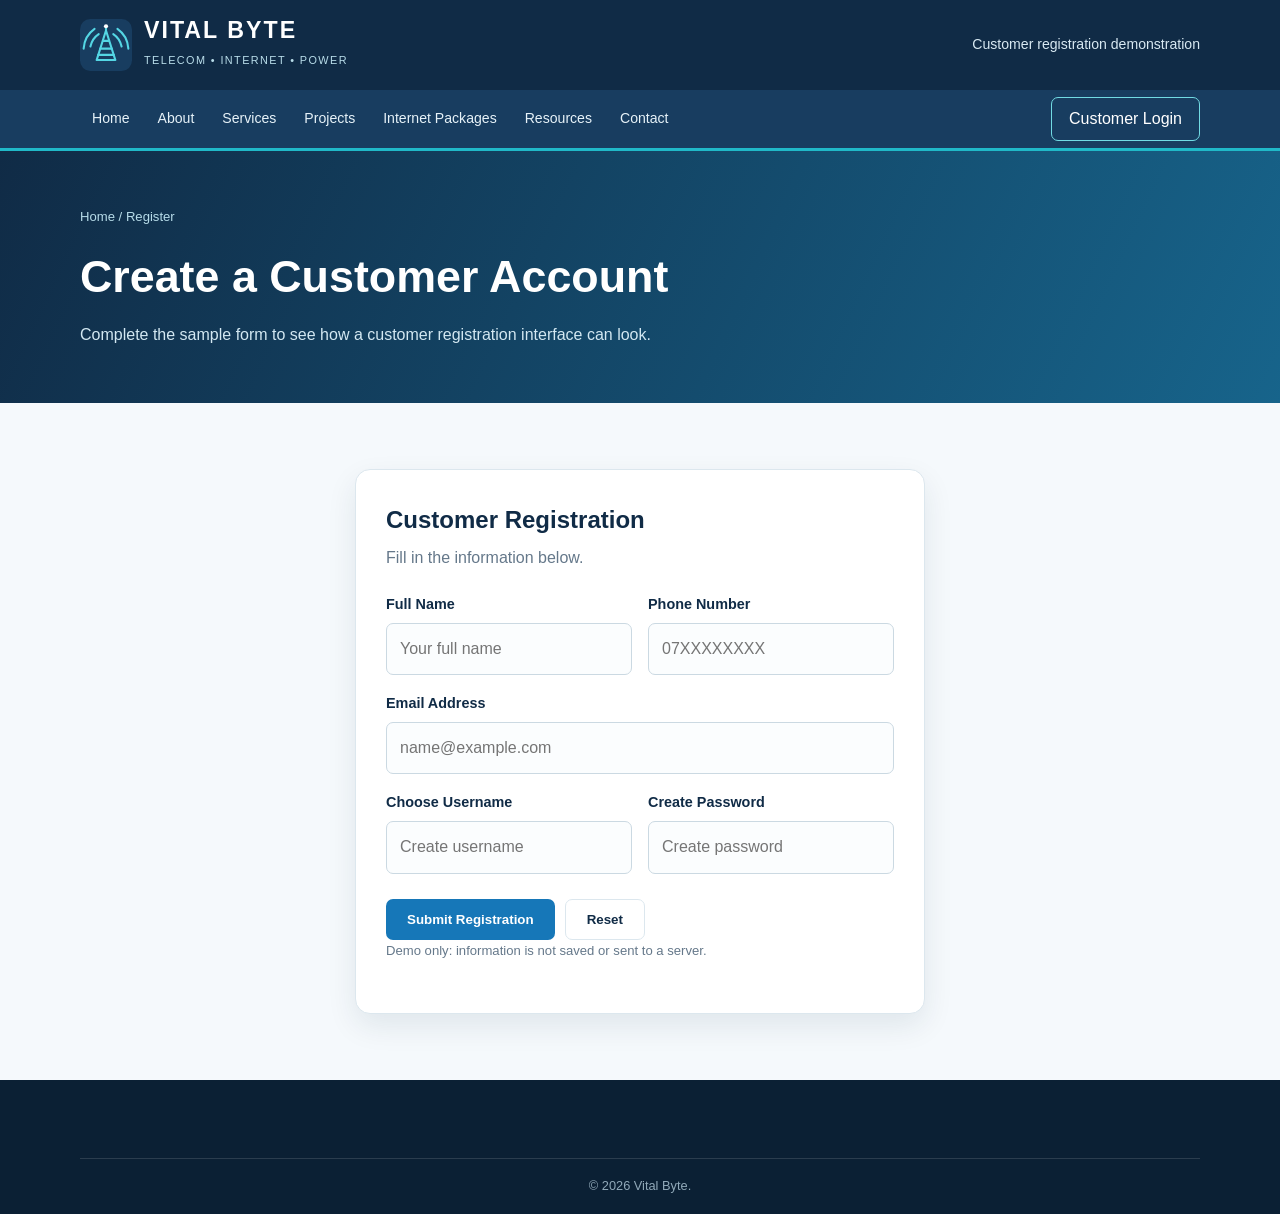
<file: register.html>
<!DOCTYPE html><html lang="en"><head><meta charset="UTF-8"><meta name="viewport" content="width=device-width, initial-scale=1.0"><title>Register | Vital Byte</title><link rel="stylesheet" href="css/style.css"></head><body>
<header class="site-header"><div class="container top-line"><a class="brand" href="index.html"><img src="images/logo.svg" alt="Vital Byte logo"><span><span class="brand-name">VITAL BYTE</span><br><span class="brand-tag">TELECOM • INTERNET • POWER</span></span></a><div class="header-contact">Customer registration demonstration</div></div><div class="nav-wrap"><nav class="container navbar"><div class="nav-links"><a href="index.html">Home</a><a href="about.html">About</a><a href="services.html">Services</a><a href="projects.html">Projects</a><a href="packages.html">Internet Packages</a><a href="resources.html">Resources</a><a href="contact.html">Contact</a></div><a class="nav-login" href="login.html">Customer Login</a></nav></div></header>
<main><section class="page-title"><div class="container"><div class="breadcrumb">Home / Register</div><h1>Create a Customer Account</h1><p>Complete the sample form to see how a customer registration interface can look.</p></div></section>
<section class="section section-soft"><div class="container"><form class="form-card" action="login.html" method="get"><h2>Customer Registration</h2><p>Fill in the information below.</p><div class="form-row"><div class="form-group"><label for="fullname">Full Name</label><input id="fullname" name="fullname" type="text" placeholder="Your full name" required></div><div class="form-group"><label for="phone">Phone Number</label><input id="phone" name="phone" type="tel" placeholder="07XXXXXXXX" required></div></div><div class="form-group"><label for="email">Email Address</label><input id="email" name="email" type="email" placeholder="name@example.com" required></div><div class="form-row"><div class="form-group"><label for="newuser">Choose Username</label><input id="newuser" name="username" type="text" placeholder="Create username" required></div><div class="form-group"><label for="newpass">Create Password</label><input id="newpass" name="password" type="password" placeholder="Create password" required></div></div><div class="form-actions"><button class="btn" type="submit">Submit Registration</button><button class="btn btn-light" type="reset">Reset</button></div><p class="form-note">Demo only: information is not saved or sent to a server.</p></form></div></section></main>
<footer class="site-footer"><div class="container"><div class="footer-bottom">© 2026 Vital Byte.</div></div></footer><script src="js/main.js" defer></script>
</body></html>
</file>
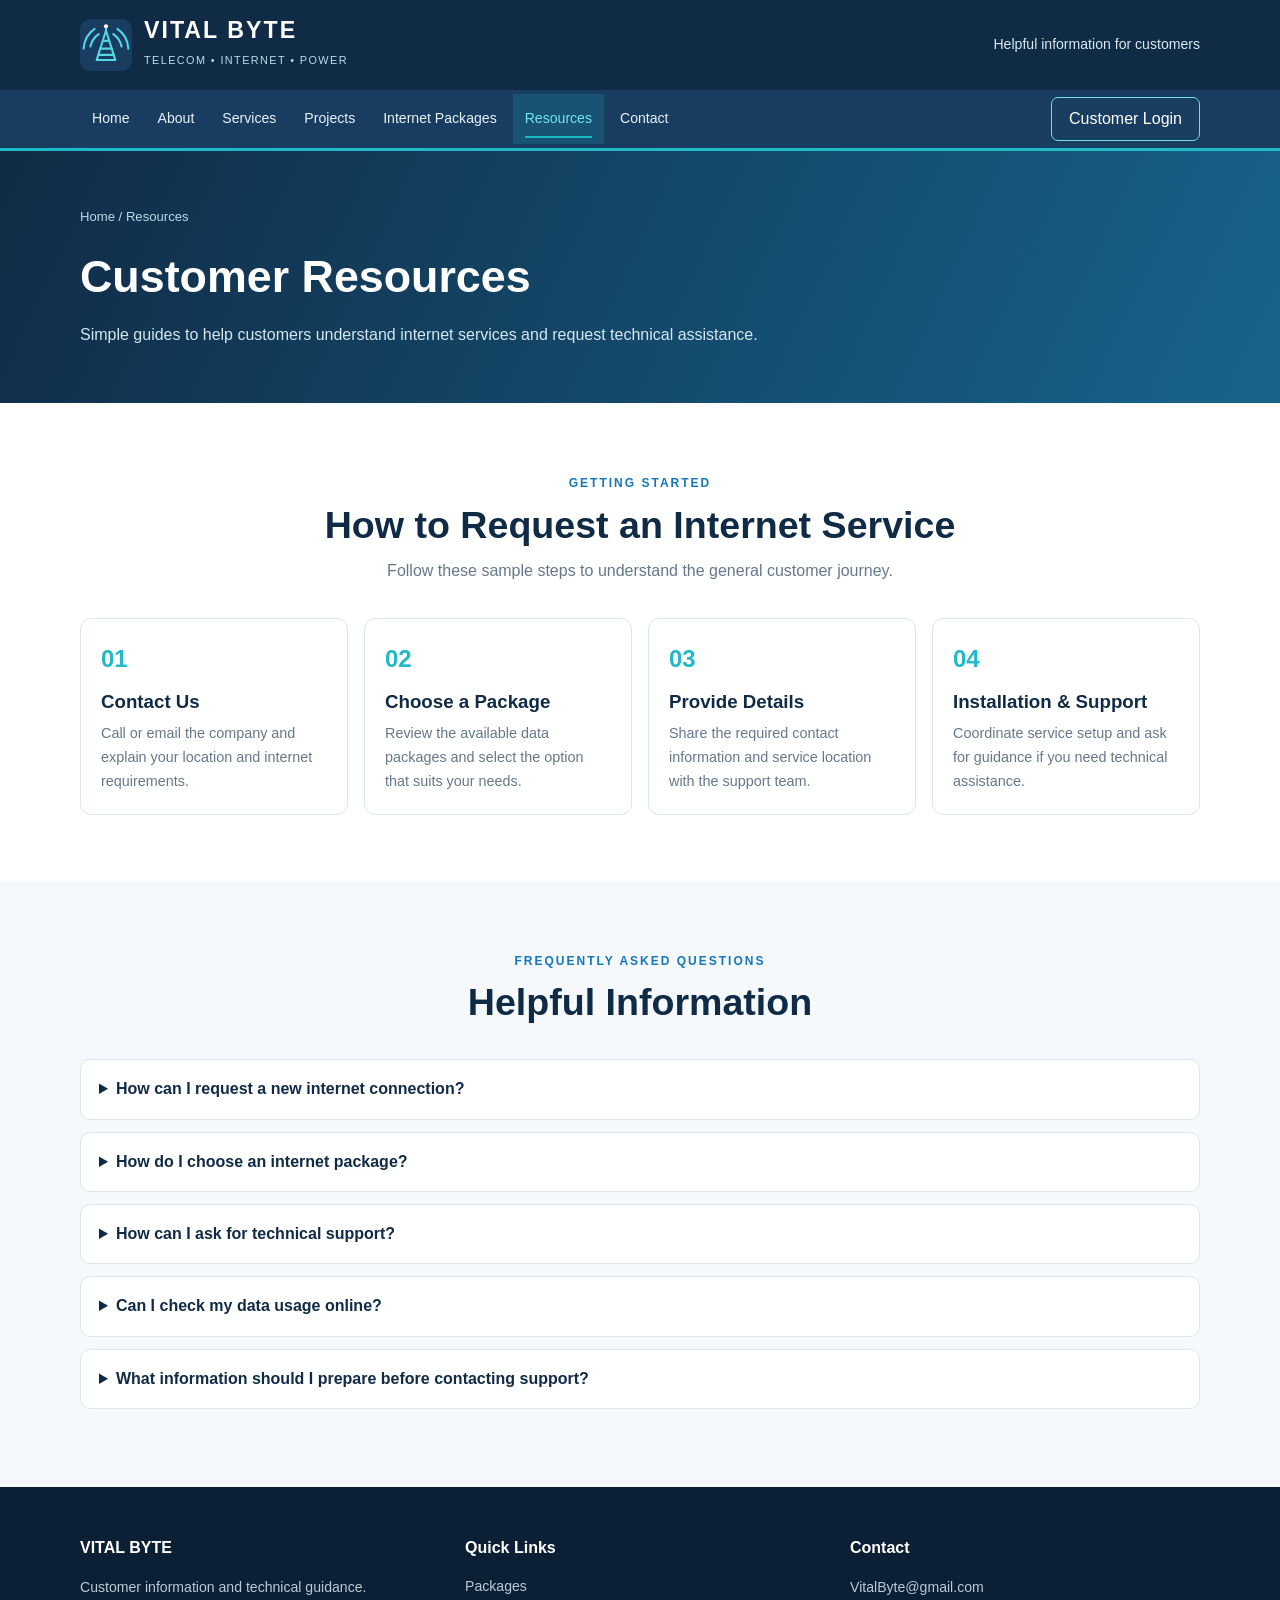
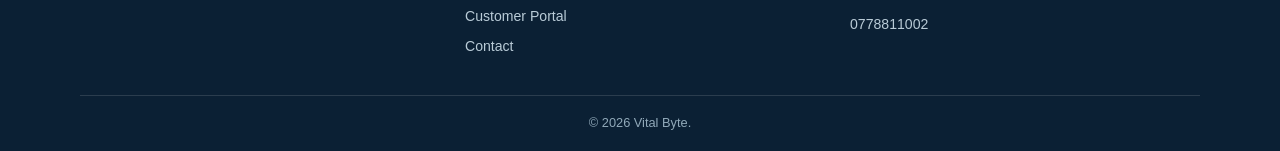
<file: resources.html>
<!DOCTYPE html><html lang="en"><head><meta charset="UTF-8"><meta name="viewport" content="width=device-width, initial-scale=1.0"><title>Resources | Vital Byte</title><link rel="stylesheet" href="css/style.css"></head><body>
<header class="site-header"><div class="container top-line"><a class="brand" href="index.html"><img src="images/logo.svg" alt="Vital Byte logo"><span><span class="brand-name">VITAL BYTE</span><br><span class="brand-tag">TELECOM • INTERNET • POWER</span></span></a><div class="header-contact">Helpful information for customers</div></div><div class="nav-wrap"><nav class="container navbar"><div class="nav-links"><a href="index.html">Home</a><a href="about.html">About</a><a href="services.html">Services</a><a href="projects.html">Projects</a><a href="packages.html">Internet Packages</a><a class="active" href="resources.html">Resources</a><a href="contact.html">Contact</a></div><a class="nav-login" href="login.html">Customer Login</a></nav></div></header>
<main><section class="page-title"><div class="container"><div class="breadcrumb">Home / Resources</div><h1>Customer Resources</h1><p>Simple guides to help customers understand internet services and request technical assistance.</p></div></section>
<section class="section"><div class="container"><div class="section-heading"><span class="eyebrow">Getting started</span><h2>How to Request an Internet Service</h2><p>Follow these sample steps to understand the general customer journey.</p></div><div class="steps"><article class="step"><h3>Contact Us</h3><p>Call or email the company and explain your location and internet requirements.</p></article><article class="step"><h3>Choose a Package</h3><p>Review the available data packages and select the option that suits your needs.</p></article><article class="step"><h3>Provide Details</h3><p>Share the required contact information and service location with the support team.</p></article><article class="step"><h3>Installation & Support</h3><p>Coordinate service setup and ask for guidance if you need technical assistance.</p></article></div></div></section>
<section class="section section-soft"><div class="container"><div class="section-heading"><span class="eyebrow">Frequently asked questions</span><h2>Helpful Information</h2></div><details><summary>How can I request a new internet connection?</summary><p>Contact Vital Byte by phone or email. Explain your location, preferred package and the type of connection you need. The team can guide you about the next steps.</p></details><details><summary>How do I choose an internet package?</summary><p>Think about how many people and devices will use the connection, and whether you mainly browse, study, stream or work online. Compare the sample plans on the Internet Packages page.</p></details><details><summary>How can I ask for technical support?</summary><p>Contact the support team and describe the issue, when it started and any equipment indicators or error messages you can see.</p></details><details><summary>Can I check my data usage online?</summary><p>This project includes a sample dashboard to demonstrate how usage information could be displayed. Real-time usage checking requires a connected customer-management system.</p></details><details><summary>What information should I prepare before contacting support?</summary><p>Prepare your name, contact number, service location, account details if applicable and a short description of the issue.</p></details></div></section></main>
<footer class="site-footer"><div class="container"><div class="footer-grid"><div class="footer-column"><h3>VITAL BYTE</h3><p>Customer information and technical guidance.</p></div><div class="footer-column"><h3>Quick Links</h3><a href="packages.html">Packages</a><a href="login.html">Customer Portal</a><a href="contact.html">Contact</a></div><div class="footer-column"><h3>Contact</h3><p>VitalByte@gmail.com</p><p>0778811002</p></div></div><div class="footer-bottom">© 2026 Vital Byte.</div></div></footer><script src="js/main.js" defer></script>
</body></html>
</file>
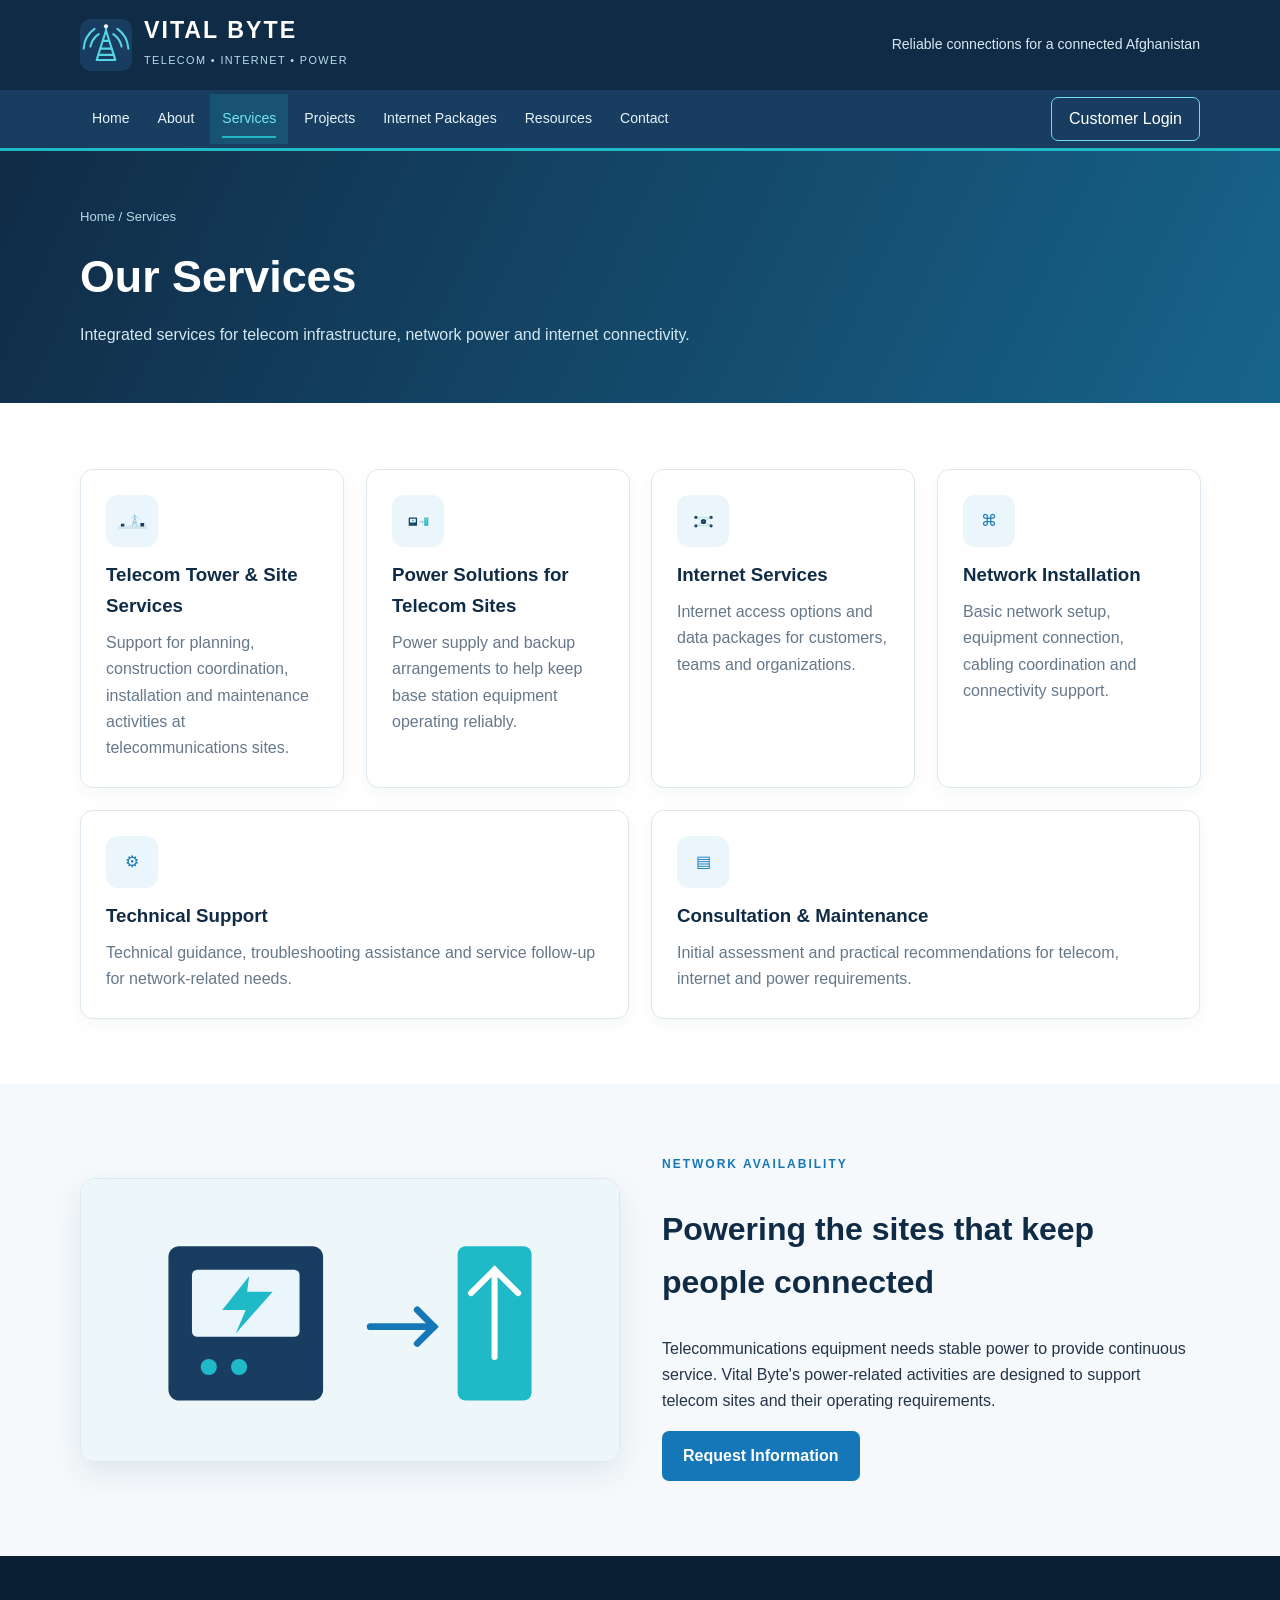
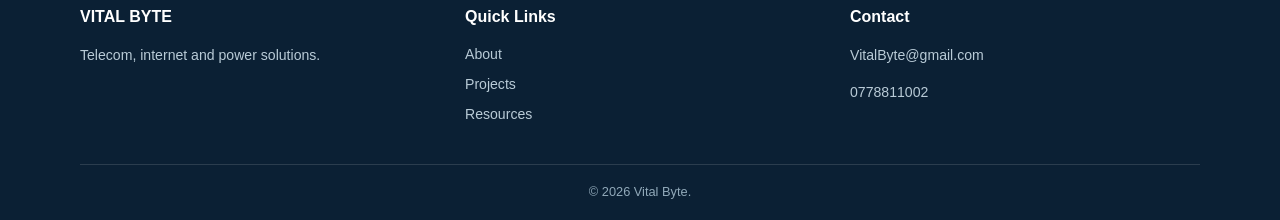
<file: services.html>
<!DOCTYPE html><html lang="en"><head><meta charset="UTF-8"><meta name="viewport" content="width=device-width, initial-scale=1.0"><title>Services | Vital Byte</title><link rel="stylesheet" href="css/style.css"></head><body>
<header class="site-header"><div class="container top-line"><a class="brand" href="index.html"><img src="images/logo.svg" alt="Vital Byte logo"><span><span class="brand-name">VITAL BYTE</span><br><span class="brand-tag">TELECOM • INTERNET • POWER</span></span></a><div class="header-contact">Reliable connections for a connected Afghanistan</div></div><div class="nav-wrap"><nav class="container navbar"><div class="nav-links"><a href="index.html">Home</a><a href="about.html">About</a><a class="active" href="services.html">Services</a><a href="projects.html">Projects</a><a href="packages.html">Internet Packages</a><a href="resources.html">Resources</a><a href="contact.html">Contact</a></div><a class="nav-login" href="login.html">Customer Login</a></nav></div></header>
<main><section class="page-title"><div class="container"><div class="breadcrumb">Home / Services</div><h1>Our Services</h1><p>Integrated services for telecom infrastructure, network power and internet connectivity.</p></div></section>
<section class="section"><div class="container"><div class="grid"><article class="card"><div class="icon-box"><img src="images/tower-site.svg" alt=""></div><h3>Telecom Tower & Site Services</h3><p>Support for planning, construction coordination, installation and maintenance activities at telecommunications sites.</p></article><article class="card"><div class="icon-box"><img src="images/power-system.svg" alt=""></div><h3>Power Solutions for Telecom Sites</h3><p>Power supply and backup arrangements to help keep base station equipment operating reliably.</p></article><article class="card"><div class="icon-box"><img src="images/network.svg" alt=""></div><h3>Internet Services</h3><p>Internet access options and data packages for customers, teams and organizations.</p></article><article class="card"><div class="icon-box">⌘</div><h3>Network Installation</h3><p>Basic network setup, equipment connection, cabling coordination and connectivity support.</p></article><article class="card"><div class="icon-box">⚙</div><h3>Technical Support</h3><p>Technical guidance, troubleshooting assistance and service follow-up for network-related needs.</p></article><article class="card"><div class="icon-box">▤</div><h3>Consultation & Maintenance</h3><p>Initial assessment and practical recommendations for telecom, internet and power requirements.</p></article></div></div></section>
<section class="section section-soft"><div class="container two-column"><img class="feature-image" src="images/power-system.svg" alt="Illustration of power equipment"><div><span class="eyebrow">Network availability</span><h2 style="color:var(--navy);font-size:2rem">Powering the sites that keep people connected</h2><p>Telecommunications equipment needs stable power to provide continuous service. Vital Byte's power-related activities are designed to support telecom sites and their operating requirements.</p><a class="btn" href="contact.html">Request Information</a></div></div></section></main>
<footer class="site-footer"><div class="container"><div class="footer-grid"><div class="footer-column"><h3>VITAL BYTE</h3><p>Telecom, internet and power solutions.</p></div><div class="footer-column"><h3>Quick Links</h3><a href="about.html">About</a><a href="projects.html">Projects</a><a href="resources.html">Resources</a></div><div class="footer-column"><h3>Contact</h3><p>VitalByte@gmail.com</p><p>0778811002</p></div></div><div class="footer-bottom">© 2026 Vital Byte.</div></div></footer><script src="js/main.js" defer></script>
</body></html>
</file>
<file: css/style.css>
/* Vital Byte | Main stylesheet */
:root {
  --navy: #102b46;
  --navy-light: #183d60;
  --blue: #1677b8;
  --cyan: #20b9c8;
  --sky: #eaf6fb;
  --ink: #243447;
  --muted: #65788a;
  --white: #ffffff;
  --line: #dce7ee;
  --soft: #f5f9fc;
  --green: #1b9b72;
  --shadow: 0 12px 30px rgba(16, 43, 70, .09);
}

* { box-sizing: border-box; }
html { scroll-behavior: smooth; }
body {
  margin: 0;
  font-family: Arial, Helvetica, sans-serif;
  color: var(--ink);
  background: var(--white);
  line-height: 1.65;
}
a { color: inherit; text-decoration: none; }
img { max-width: 100%; display: block; }
.container { width: min(1120px, 92%); margin: 0 auto; }

/* Header and navigation */
.site-header {
  background: var(--navy);
  color: var(--white);
  border-bottom: 3px solid var(--cyan);
}
.top-line {
  display: flex;
  align-items: center;
  justify-content: space-between;
  gap: 18px;
  padding: 17px 0;
}
.brand { display: flex; align-items: center; gap: 12px; }
.brand img { width: 52px; height: 52px; }
.brand-name { font-size: 1.45rem; font-weight: 800; letter-spacing: 2px; line-height: 1.15; }
.brand-tag { color: #b8dce9; font-size: .68rem; letter-spacing: 1.4px; }
.header-contact { color: #d8e9f2; font-size: .88rem; }
.nav-wrap { background: var(--navy-light); }
.navbar { display: flex; align-items: center; justify-content: space-between; gap: 10px; flex-wrap: wrap; }
.nav-links { display: flex; align-items: center; flex-wrap: wrap; gap: 4px; }
.nav-links a {
  display: inline-block;
  padding: 13px 12px;
  color: #e6f2f8;
  font-size: .88rem;
  transition: background .25s ease, color .25s ease;
}
.nav-links a:hover, .nav-links a.active { background: rgba(32,185,200,.18); color: #71e5ed; }
.nav-login { margin: 7px 0; padding: 8px 17px; border: 1px solid #72dbe3; border-radius: 7px; color: #fff; transition: .25s; }
.nav-login:hover { background: var(--cyan); color: var(--navy); }

/* Common components */
.eyebrow { color: var(--blue); text-transform: uppercase; letter-spacing: 2px; font-size: .75rem; font-weight: 800; }
.section { padding: 66px 0; }
.section-soft { background: var(--soft); }
.section-heading { max-width: 720px; margin: 0 auto 34px; text-align: center; }
.section-heading h2 { margin: 7px 0 10px; color: var(--navy); font-size: clamp(1.7rem, 3vw, 2.35rem); line-height: 1.2; }
.section-heading p { color: var(--muted); margin: 0; }
.page-title { padding: 55px 0; color: white; background: linear-gradient(115deg, var(--navy), #17648b); }
.page-title h1 { margin: 0 0 8px; font-size: clamp(2rem, 4vw, 2.8rem); }
.page-title p { margin: 0; color: #d3e8f2; max-width: 700px; }
.breadcrumb { color: #b7dce9; font-size: .82rem; margin-bottom: 12px; }
.btn {
  display: inline-block; padding: 12px 21px; border-radius: 7px; border: 0;
  background: var(--blue); color: white; font-weight: 700; cursor: pointer;
  transition: transform .2s ease, box-shadow .2s ease, background .2s ease;
}
.btn:hover { background: #0e6098; transform: translateY(-2px); box-shadow: 0 8px 18px rgba(22,119,184,.22); }
.btn-outline { background: transparent; border: 1px solid #c9e5ef; color: white; }
.btn-outline:hover { background: white; color: var(--navy); }
.btn-light { background: white; color: var(--navy); border: 1px solid var(--line); }
.btn-light:hover { background: var(--sky); }
.grid { display: flex; flex-wrap: wrap; gap: 22px; }
.card {
  flex: 1 1 245px; padding: 25px; background: white; border: 1px solid var(--line);
  border-radius: 13px; box-shadow: 0 5px 18px rgba(16,43,70,.045);
  transition: transform .25s ease, box-shadow .25s ease, border-color .25s ease;
}
.card:hover { transform: translateY(-6px); box-shadow: var(--shadow); border-color: #a9dce8; }
.card h3 { color: var(--navy); margin: 13px 0 8px; }
.card p { color: var(--muted); margin: 0; }
.icon-box { width: 52px; height: 52px; display: flex; align-items: center; justify-content: center; border-radius: 12px; background: var(--sky); color: var(--blue); }
.icon-box img { width: 29px; height: 29px; }
.text-link { color: var(--blue); font-weight: 700; display: inline-block; margin-top: 14px; }
.text-link:hover { color: var(--cyan); }
.two-column { display: flex; align-items: center; gap: 42px; }
.two-column > * { flex: 1 1 0; min-width: 0; }
.feature-image { width: 100%; border-radius: 15px; box-shadow: var(--shadow); border: 1px solid var(--line); }
.check-list { list-style: none; padding: 0; margin: 18px 0 25px; }
.check-list li { margin: 9px 0; padding-left: 27px; position: relative; }
.check-list li::before { content: "✓"; position: absolute; left: 0; color: var(--green); font-weight: 800; }
.stats { display: flex; flex-wrap: wrap; gap: 15px; margin-top: 28px; }
.stat { flex: 1 1 130px; background: rgba(255,255,255,.1); padding: 17px; border-radius: 10px; border: 1px solid rgba(255,255,255,.18); }
.stat strong { display: block; font-size: 1.65rem; color: #72e1e9; }
.stat span { font-size: .82rem; color: #e0eef5; }

/* Home page */
.hero {
  min-height: 490px; display: flex; align-items: center; color: white;
  background: linear-gradient(90deg, rgba(8,31,53,.96), rgba(8,43,68,.78)), url('../images/telecom-tower.svg') center/cover no-repeat;
}
.hero-content { max-width: 720px; padding: 76px 0; }
.hero h1 { margin: 12px 0 17px; font-size: clamp(2.4rem, 5vw, 4rem); line-height: 1.08; }
.hero p { color: #d9eaf2; font-size: 1.05rem; max-width: 650px; }
.hero-actions { display: flex; flex-wrap: wrap; gap: 12px; margin-top: 27px; }
.hero .eyebrow { color: #75e0e8; }
.service-strip { display: flex; flex-wrap: wrap; gap: 12px; margin-top: 25px; }
.service-strip span { border: 1px solid rgba(255,255,255,.28); border-radius: 30px; padding: 7px 13px; color: #e3f3f7; font-size: .82rem; }
.callout { background: linear-gradient(110deg, #0f3455, #147a98); color: white; padding: 35px; border-radius: 15px; display: flex; align-items: center; justify-content: space-between; flex-wrap: wrap; gap: 20px; }
.callout h2 { margin: 0 0 6px; }
.callout p { color: #d7eaf2; margin: 0; }

/* Forms and portal */
.form-card { max-width: 570px; margin: 0 auto; padding: 30px; border: 1px solid var(--line); border-radius: 15px; box-shadow: var(--shadow); background: white; }
.form-card h2 { color: var(--navy); margin: 0 0 5px; }
.form-card > p { color: var(--muted); margin: 0 0 22px; }
.form-row { display: flex; gap: 16px; }
.form-group { flex: 1 1 0; margin-bottom: 17px; }
.form-group label { display: block; margin-bottom: 6px; color: var(--navy); font-size: .9rem; font-weight: 700; }
.form-group input, .form-group select, .form-group textarea {
  width: 100%; padding: 12px 13px; border: 1px solid #cbd9e2; border-radius: 7px;
  font: inherit; color: var(--ink); background: #fbfdfe; outline: none; transition: border .2s, box-shadow .2s;
}
.form-group input:focus, .form-group select:focus, .form-group textarea:focus { border-color: var(--blue); box-shadow: 0 0 0 3px rgba(22,119,184,.12); }
.form-actions { display: flex; flex-wrap: wrap; gap: 10px; margin-top: 8px; }
.form-note { color: var(--muted); font-size: .82rem; margin-top: 18px; }
.portal-summary { display: flex; flex-wrap: wrap; gap: 18px; }
.usage-card { flex: 1 1 190px; padding: 22px; background: white; border: 1px solid var(--line); border-radius: 12px; }
.usage-card span { color: var(--muted); font-size: .85rem; }
.usage-card strong { display: block; color: var(--navy); font-size: 1.8rem; margin: 5px 0; }
.progress { height: 10px; border-radius: 20px; background: #e7eef3; overflow: hidden; margin-top: 12px; }
.progress span { display: block; height: 100%; border-radius: inherit; background: linear-gradient(90deg, var(--blue), var(--cyan)); }
.table-wrap { overflow-x: auto; border: 1px solid var(--line); border-radius: 11px; background: white; }
table { width: 100%; border-collapse: collapse; min-width: 560px; }
th, td { padding: 13px 16px; border-bottom: 1px solid var(--line); text-align: left; }
th { background: #edf6fa; color: var(--navy); font-size: .88rem; }
td { color: var(--muted); font-size: .9rem; }
tr:last-child td { border-bottom: 0; }

/* Packages, resources and projects */
.price { color: var(--blue); font-size: 2rem; font-weight: 800; margin: 12px 0; }
.price small { color: var(--muted); font-size: .8rem; font-weight: 400; }
.package-card { position: relative; }
.package-card.popular { border: 2px solid var(--cyan); }
.popular-label { display: inline-block; padding: 4px 10px; background: #dff8f8; color: #087b83; border-radius: 20px; font-size: .72rem; font-weight: 800; }
.project-card { overflow: hidden; padding: 0; }
.project-card img { width: 100%; height: 175px; object-fit: cover; background: var(--sky); }
.project-card .project-content { padding: 21px; }
.project-location { color: var(--blue); font-size: .78rem; font-weight: 800; text-transform: uppercase; letter-spacing: 1px; }
details { background: white; border: 1px solid var(--line); border-radius: 10px; margin: 12px 0; padding: 16px 18px; }
summary { cursor: pointer; color: var(--navy); font-weight: 700; }
details p { color: var(--muted); margin: 12px 0 0; }
.steps { display: flex; flex-wrap: wrap; gap: 16px; counter-reset: step; }
.step { flex: 1 1 190px; padding: 20px; border-radius: 11px; background: white; border: 1px solid var(--line); }
.step::before { counter-increment: step; content: "0" counter(step); color: var(--cyan); font-size: 1.5rem; font-weight: 800; }
.step h3 { margin: 8px 0 5px; color: var(--navy); }
.step p { margin: 0; color: var(--muted); font-size: .9rem; }

/* Footer */
.site-footer { background: #0b2034; color: #d4e2eb; padding: 48px 0 18px; }
.footer-grid { display: flex; flex-wrap: wrap; gap: 35px; }
.footer-column { flex: 1 1 190px; }
.footer-column h3 { color: white; margin: 0 0 13px; font-size: 1rem; }
.footer-column p, .footer-column a { color: #b9cbd7; font-size: .88rem; }
.footer-column a { display: block; margin: 7px 0; }
.footer-column a:hover { color: #6ee1e8; }
.footer-bottom { border-top: 1px solid rgba(255,255,255,.13); margin-top: 30px; padding-top: 16px; color: #91a9b9; font-size: .8rem; text-align: center; }

@media (max-width: 760px) {
  .top-line { align-items: flex-start; flex-direction: column; }
  .header-contact { display: none; }
  .navbar { align-items: flex-start; padding-bottom: 9px; }
  .nav-links { width: 100%; }
  .nav-links a { padding: 9px 10px; }
  .nav-login { margin-left: 8px; }
  .hero { min-height: 420px; }
  .two-column { flex-direction: column; align-items: stretch; }
  .section { padding: 48px 0; }
  .form-row { flex-direction: column; gap: 0; }
  .callout { padding: 25px; }
}
@media (max-width: 430px) {
  .brand-name { font-size: 1.2rem; }
  .nav-links a { font-size: .8rem; padding: 8px; }
  .form-card { padding: 22px 18px; }
  .hero h1 { font-size: 2.35rem; }
}

/* ==========================================================
   MOTION LAYER
   Animations added on top of the original design. Scroll-linked
   effects only run in browsers that support them; everywhere else
   the page simply shows normally.
   ========================================================== */

:root { --d: 0s; }
.intro ~ main, .intro ~ .site-header { --d: 1.9s; }

/* Scroll progress line at the top of the page */
@supports (animation-timeline: scroll()) {
  body::after {
    content: ""; position: fixed; top: 0; left: 0; right: 0; height: 3px; z-index: 900;
    background: linear-gradient(90deg, var(--cyan), var(--blue), var(--green));
    transform-origin: left; transform: scaleX(0);
    animation: progress linear both; animation-timeline: scroll(root);
  }
}
@keyframes progress { to { transform: scaleX(1); } }

/* Intro curtain (home page only) */
.intro {
  position: fixed; inset: 0; z-index: 1000;
  display: flex; flex-direction: column; align-items: center; justify-content: center; gap: 18px;
  background: radial-gradient(circle at 50% 40%, #17507a 0%, var(--navy) 55%, #071a2b 100%);
  color: #fff; pointer-events: none;
  animation: intro-wipe 0.9s cubic-bezier(.7, 0, .2, 1) 1.7s forwards;
}
.intro span {
  font-size: clamp(1.8rem, 6vw, 3.6rem); font-weight: 800; letter-spacing: .08em;
  animation: intro-text 1.4s cubic-bezier(.2, .7, .2, 1) both;
}
.intro i {
  display: block; width: 180px; height: 3px; border-radius: 3px;
  background: linear-gradient(90deg, transparent, var(--cyan), transparent);
  transform: scaleX(0); animation: intro-line 1.2s .4s cubic-bezier(.2, .7, .2, 1) forwards;
}
@keyframes intro-text {
  from { opacity: 0; letter-spacing: .5em; filter: blur(10px); }
  to   { opacity: 1; letter-spacing: .08em; filter: blur(0); }
}
@keyframes intro-line { to { transform: scaleX(1); } }
@keyframes intro-wipe {
  from { clip-path: inset(0 0 0 0); }
  to   { clip-path: inset(0 0 100% 0); visibility: hidden; }
}

/* Header and logo */
.site-header { animation: slide-down .8s cubic-bezier(.2, .7, .2, 1) var(--d) both; }
@keyframes slide-down { from { translate: 0 -100%; } to { translate: 0 0; } }
.brand img { animation: float 5s ease-in-out infinite; }
@keyframes float { 0%, 100% { translate: 0 0; } 50% { translate: 0 -4px; } }

/* Navigation: sliding underline */
.nav-links a { position: relative; }
.nav-links a::after {
  content: ""; position: absolute; left: 12px; right: 12px; bottom: 6px; height: 2px;
  background: var(--cyan); transform: scaleX(0); transform-origin: left;
  transition: transform .35s ease;
}
.nav-links a:hover::after, .nav-links a.active::after { transform: scaleX(1); }

/* Buttons: light sweep on hover */
.btn { position: relative; overflow: hidden; }
.btn::after {
  content: ""; position: absolute; top: 0; left: -80%; width: 50%; height: 100%;
  background: linear-gradient(105deg, transparent, rgba(255,255,255,.35), transparent);
  transform: skewX(-20deg); transition: left .6s ease;
}
.btn:hover::after { left: 130%; }

/* Hero */
.hero { position: relative; overflow: hidden; isolation: isolate; }
.hero .container { position: relative; z-index: 2; }
.hero::before {
  content: ""; position: absolute; left: -25%; right: -25%; top: 30%; bottom: -30%; z-index: -1;
  background-image:
    linear-gradient(rgba(94, 220, 235, .16) 1px, transparent 1px),
    linear-gradient(90deg, rgba(94, 220, 235, .16) 1px, transparent 1px);
  background-size: 56px 56px;
  transform: perspective(500px) rotateX(58deg); transform-origin: center top;
  -webkit-mask-image: linear-gradient(to bottom, transparent, #000 70%);
          mask-image: linear-gradient(to bottom, transparent, #000 70%);
  animation: grid-drift 12s linear infinite;
}
@keyframes grid-drift { to { background-position: 0 56px; } }
.hero::after {
  content: ""; position: absolute; z-index: -1; right: -150px; top: 50%;
  width: 560px; height: 560px; margin-top: -280px; border-radius: 50%;
  border: 1px solid rgba(32, 185, 200, .45);
  animation: ring-pulse 4.5s ease-out infinite;
}
@keyframes ring-pulse {
  0%   { transform: scale(.55); opacity: .9; }
  100% { transform: scale(1.35); opacity: 0; }
}
.hero .eyebrow, .hero p, .hero-actions, .service-strip {
  animation: hero-in .9s cubic-bezier(.2, .7, .2, 1) both;
}
.hero .eyebrow     { animation-delay: calc(var(--d) + .1s); }
.hero p            { animation-delay: calc(var(--d) + .45s); }
.hero-actions      { animation-delay: calc(var(--d) + .6s); }
.service-strip     { animation-delay: calc(var(--d) + .75s); }
.hero h1 {
  background: linear-gradient(90deg, #ffffff 0%, #ffffff 40%, #8ff3f9 55%, #ffffff 70%, #ffffff 100%);
  background-size: 250% auto;
  -webkit-background-clip: text; background-clip: text; color: transparent;
  animation:
    hero-in .9s cubic-bezier(.2, .7, .2, 1) calc(var(--d) + .25s) both,
    shimmer 7s linear infinite;
}
@keyframes hero-in {
  from { opacity: 0; translate: 0 28px; filter: blur(6px); }
  to   { opacity: 1; translate: 0 0;    filter: blur(0); }
}
@keyframes shimmer { from { background-position: 100% center; } to { background-position: -150% center; } }
.service-strip span { transition: transform .3s ease, background .3s ease, border-color .3s ease; }
.service-strip span:hover { transform: translateY(-3px); background: rgba(32, 185, 200, .22); border-color: var(--cyan); }

/* Inner page titles */
.page-title .breadcrumb, .page-title h1, .page-title p { animation: hero-in .9s cubic-bezier(.2, .7, .2, 1) both; }
.page-title h1 { animation-delay: .15s; }
.page-title p  { animation-delay: .3s; }

/* Callout: slowly moving gradient */
.callout { background-size: 200% 200%; animation: gradient-shift 9s ease infinite; }
@keyframes gradient-shift { 0%, 100% { background-position: 0% 50%; } 50% { background-position: 100% 50%; } }

/* Scroll-linked reveal (sections, cards and panels rise as they enter the screen) */
@supports (animation-timeline: view()) {
  .card, .step, .usage-card, .project-card, details, .section-heading, .feature-image,
  .callout, .form-card, .table-wrap, .stat, .check-list li {
    animation: reveal linear both;
    animation-timeline: view();
    animation-range: entry 0% entry 40%;
  }
}
@keyframes reveal {
  from { opacity: 0; translate: 0 60px; scale: .97; filter: blur(4px); }
  to   { opacity: 1; translate: 0 0;    scale: 1;   filter: blur(0); }
}

/* Respect users who ask for less motion */
@media (prefers-reduced-motion: reduce) {
  .intro { display: none; }
  *, *::before, *::after { animation: none !important; transition: none !important; }
  html { scroll-behavior: auto; }
}
@media (max-width: 760px) {
  .hero::after { display: none; }
}

/* ==========================================================
   INTERACTIVE LAYER (js/main.js)
   ========================================================== */
.hero-canvas {
  position: absolute; inset: 0; width: 100%; height: 100%;
  z-index: -1; pointer-events: none;
  -webkit-mask-image: radial-gradient(ellipse at 65% 45%, #000 30%, transparent 75%);
          mask-image: radial-gradient(ellipse at 65% 45%, #000 30%, transparent 75%);
}
.hero-canvas { opacity: 0; animation: canvas-in 1.6s ease .4s forwards; }
@keyframes canvas-in { to { opacity: 1; } }
.intro ~ main .hero-canvas { animation-delay: calc(var(--d) + .3s); }
@media (prefers-reduced-motion: reduce) { .hero-canvas { display: none; } }

/* 3D tilt with glare */
.tilt { position: relative; transform-style: preserve-3d; transition: transform .35s ease, box-shadow .25s ease, border-color .25s ease; will-change: transform; }
.tilt::after {
  content: ""; position: absolute; inset: 0; border-radius: inherit; pointer-events: none;
  background: radial-gradient(circle at var(--mx, 50%) var(--my, 50%), rgba(255,255,255,.55), transparent 55%);
  opacity: 0; transition: opacity .3s ease; mix-blend-mode: soft-light;
}
.tilt:hover::after { opacity: 1; }
</file>
